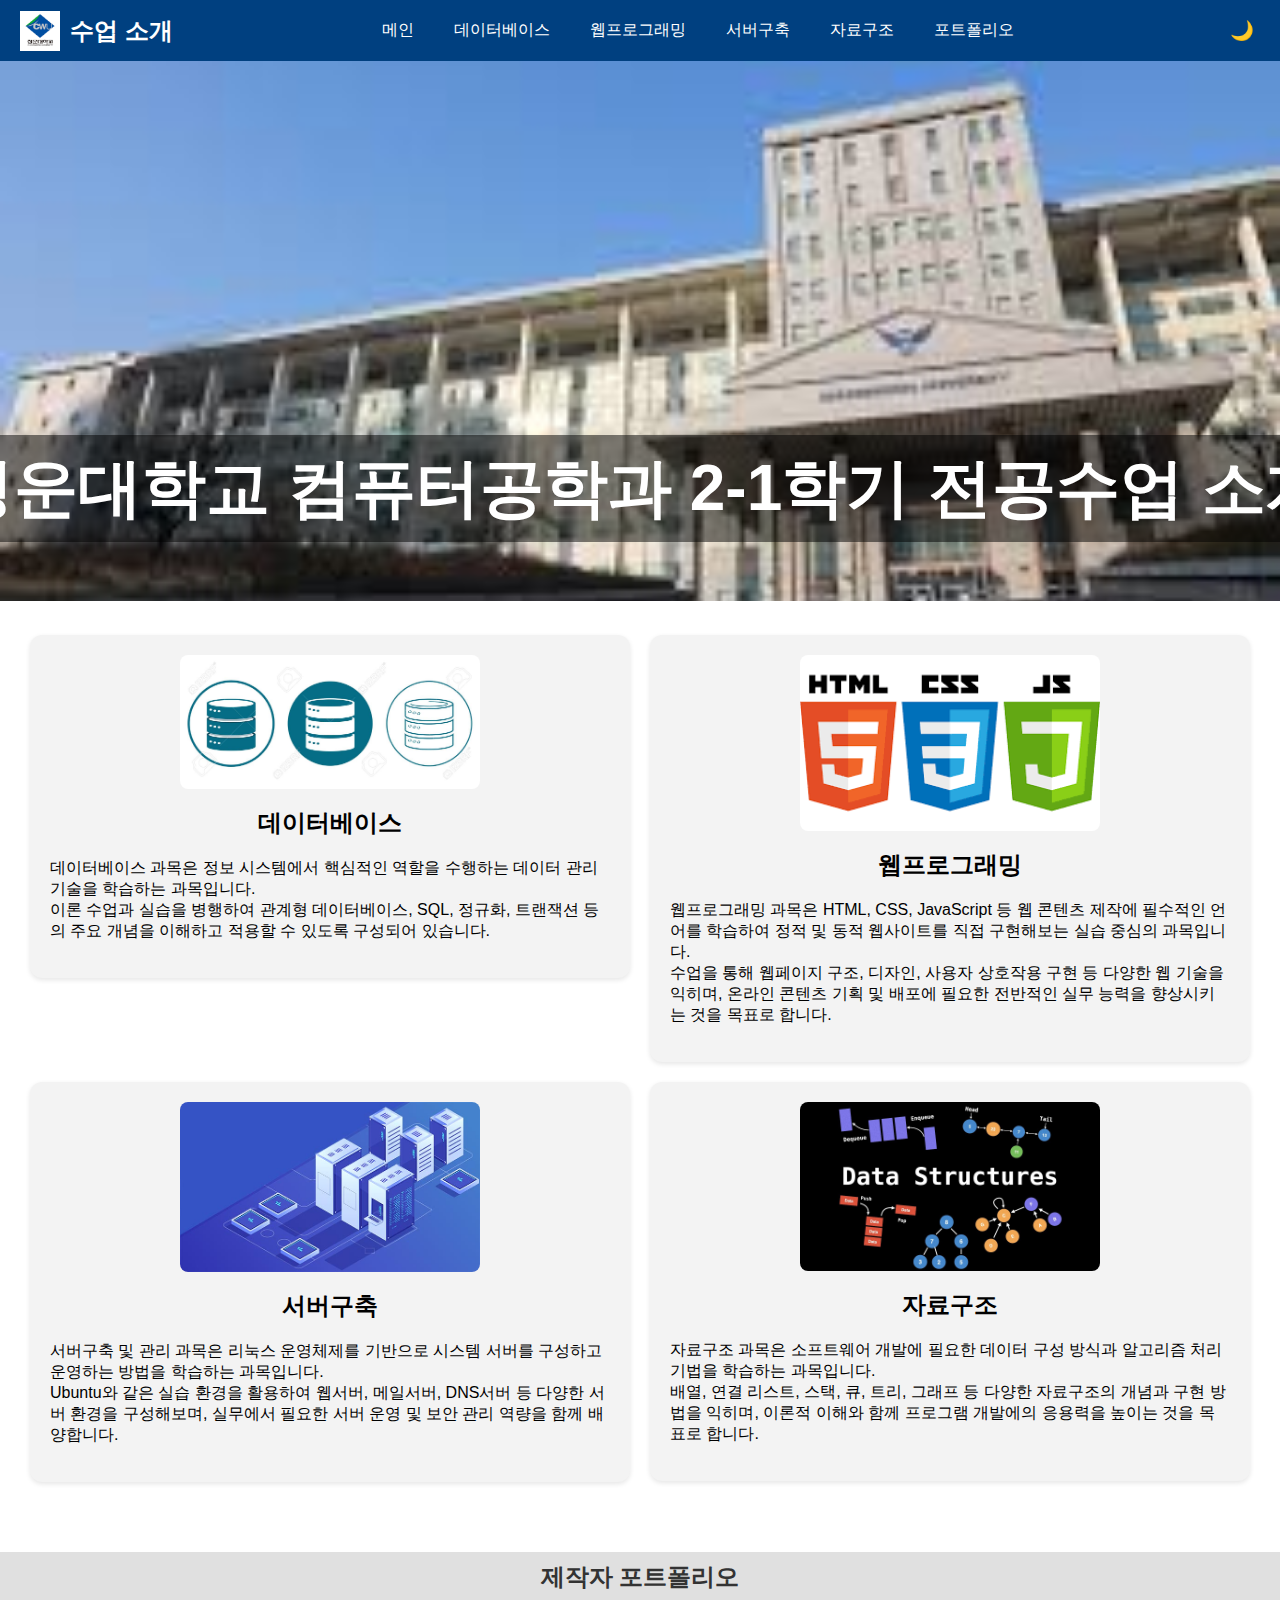
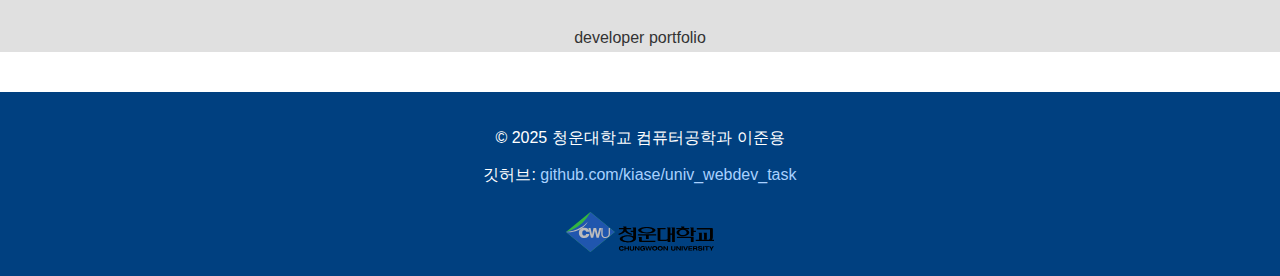
<file: index.html>
<!DOCTYPE html>
<html lang="ko">
<head>
    <meta charset="UTF-8">
    <meta name="viewport" content="width=device-width, initial-scale=1.0">
    <title>청운대학교 2학년 1학기 전공수업 소개</title>
    <link rel="stylesheet" href="style.css">
    <script src="script.js" defer></script>
</head>
<body class="light-mode">
    <!-- 네비게이션 바 -->
    <header class="navbar">
		<a href="index.html" class="subject-link">
			<div class="nav-left">
				<img src="images/logo.png" alt="학교 로고" class="school-logo">
				<span class="site-title">수업 소개</span>
			</div>
		</a>
        <nav class="nav-center">
            <ul class="nav-menu">
                <li><a href="index.html">메인</a></li>
                <li class="dropdown">
                    <a href="database.html">데이터베이스</a>
                    <ul class="dropdown-content">
                        <li><a href="database.html#intro">과목소개</a></li>
                        <li><a href="database.html#book">교재소개</a></li>
                        <li><a href="database.html#curriculum">커리큘럼</a></li>
                    </ul>
                </li>
                <li class="dropdown">
                    <a href="webprogramming.html">웹프로그래밍</a>
                    <ul class="dropdown-content">
                        <li><a href="webprogramming.html#intro">과목소개</a></li>
                        <li><a href="webprogramming.html#book">교재소개</a></li>
                        <li><a href="webprogramming.html#curriculum">커리큘럼</a></li>
                    </ul>
                </li>
                <li class="dropdown">
                    <a href="server.html">서버구축</a>
                    <ul class="dropdown-content">
                        <li><a href="server.html#intro">과목소개</a></li>
                        <li><a href="server.html#book">교재소개</a></li>
                        <li><a href="server.html#curriculum">커리큘럼</a></li>
                    </ul>
                </li>
                <li class="dropdown">
                    <a href="datastructure.html">자료구조</a>
                    <ul class="dropdown-content">
                        <li><a href="datastructure.html#intro">과목소개</a></li>
                        <li><a href="datastructure.html#book">교재소개</a></li>
                        <li><a href="datastructure.html#curriculum">커리큘럼</a></li>
                    </ul>
                </li>
                <li><a href="devinfo.html">포트폴리오</a></li>
            </ul>
        </nav>
        <div class="nav-right">
            <button id="mode-toggle">🌙</button>
        </div>
    </header>

    <!-- 배너 -->
    <section class="banner">
        <img src="images/banner.jpg" alt="학교 전경" class="banner-image">
        <h1 class="banner-title">청운대학교 컴퓨터공학과 2-1학기 전공수업 소개</h1>
    </section>

    <!-- 과목 요약 블록 -->
    <main class="subject-list">
		<a href="database.html" class="subject-link">
			<section class="subject">
				<img src="images/database_image.jpg" alt="데이터베이스" class="subject-image">
				<h2>데이터베이스</h2>
				<p>데이터베이스 과목은 정보 시스템에서 핵심적인 역할을 수행하는 데이터 관리 기술을 학습하는 과목입니다.<br>
						이론 수업과 실습을 병행하여 관계형 데이터베이스, SQL, 정규화, 트랜잭션 등의 주요 개념을 이해하고 적용할 수 있도록 구성되어 있습니다.</p>
			</section>
		</a>
		<a href="webprogramming.html" class="subject-link">
			<section class="subject">
				<img src="images/webprogramming_image.png" alt="웹프로그래밍" class="subject-image">
				<h2>웹프로그래밍</h2>
				<p>웹프로그래밍 과목은 HTML, CSS, JavaScript 등 웹 콘텐츠 제작에 필수적인 언어를 학습하여 정적 및 동적 웹사이트를 직접 구현해보는 실습 중심의 과목입니다.<br>
						수업을 통해 웹페이지 구조, 디자인, 사용자 상호작용 구현 등 다양한 웹 기술을 익히며, 온라인 콘텐츠 기획 및 배포에 필요한 전반적인 실무 능력을 향상시키는 것을 목표로 합니다.</p>
				</section>
		</a>
		<a href="server.html" class="subject-link">
			<section class="subject">
				<img src="images/server_image.jpg" alt="서버구축" class="subject-image">
				<h2>서버구축</h2>
				<p>서버구축 및 관리 과목은 리눅스 운영체제를 기반으로 시스템 서버를 구성하고 운영하는 방법을 학습하는 과목입니다.<br>
						Ubuntu와 같은 실습 환경을 활용하여 웹서버, 메일서버, DNS서버 등 다양한 서버 환경을 구성해보며, 실무에서 필요한 서버 운영 및 보안 관리 역량을 함께 배양합니다.</p>
			</section>
		</a>
		<a href="datastructure.html" class="subject-link">
			<section class="subject">
				<img src="images/datastructure_image.jpg" alt="자료구조" class="subject-image">
				<h2>자료구조</h2>
				<p>자료구조 과목은 소프트웨어 개발에 필요한 데이터 구성 방식과 알고리즘 처리 기법을 학습하는 과목입니다.<br>
						배열, 연결 리스트, 스택, 큐, 트리, 그래프 등 다양한 자료구조의 개념과 구현 방법을 익히며, 이론적 이해와 함께 프로그램 개발에의 응용력을 높이는 것을 목표로 합니다.</p>
			</section>
		</a>
    </main>
	<a href="devinfo.html" class="subject-link">
		<section class="info-bar">
			<h2>제작자 포트폴리오</h2>
			<p>developer portfolio</p>
		</section>
	</a>
    <!-- 바닥글 -->
    <footer class="site-footer">
        <p>© 2025 청운대학교 컴퓨터공학과 이준용</p>
        <p>깃허브: <a href="https://github.com/kiase/univ_webdev_task" target="_blank">github.com/kiase/univ_webdev_task</a></p>
        <img src="images/footer_logo.svg" alt="학교 로고" class="footer-logo">
    </footer>
</body>
</html>
</file>
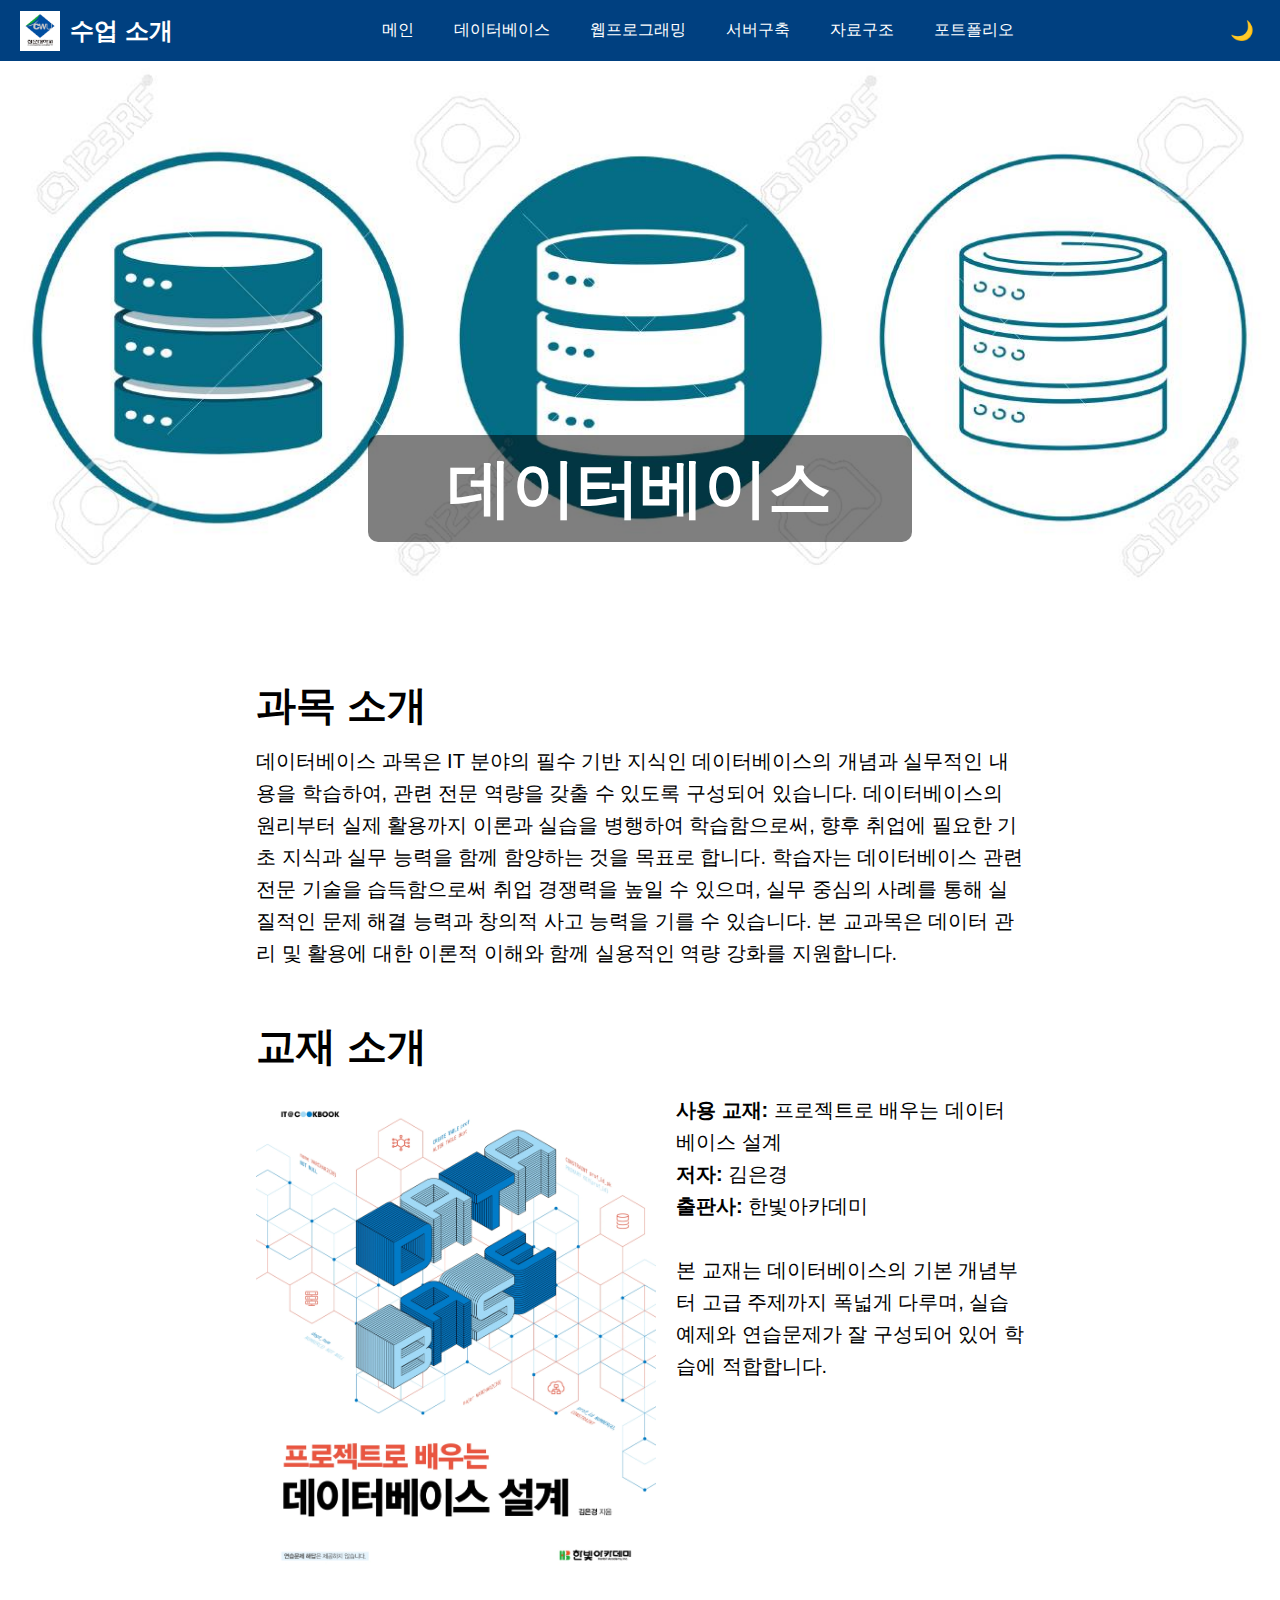
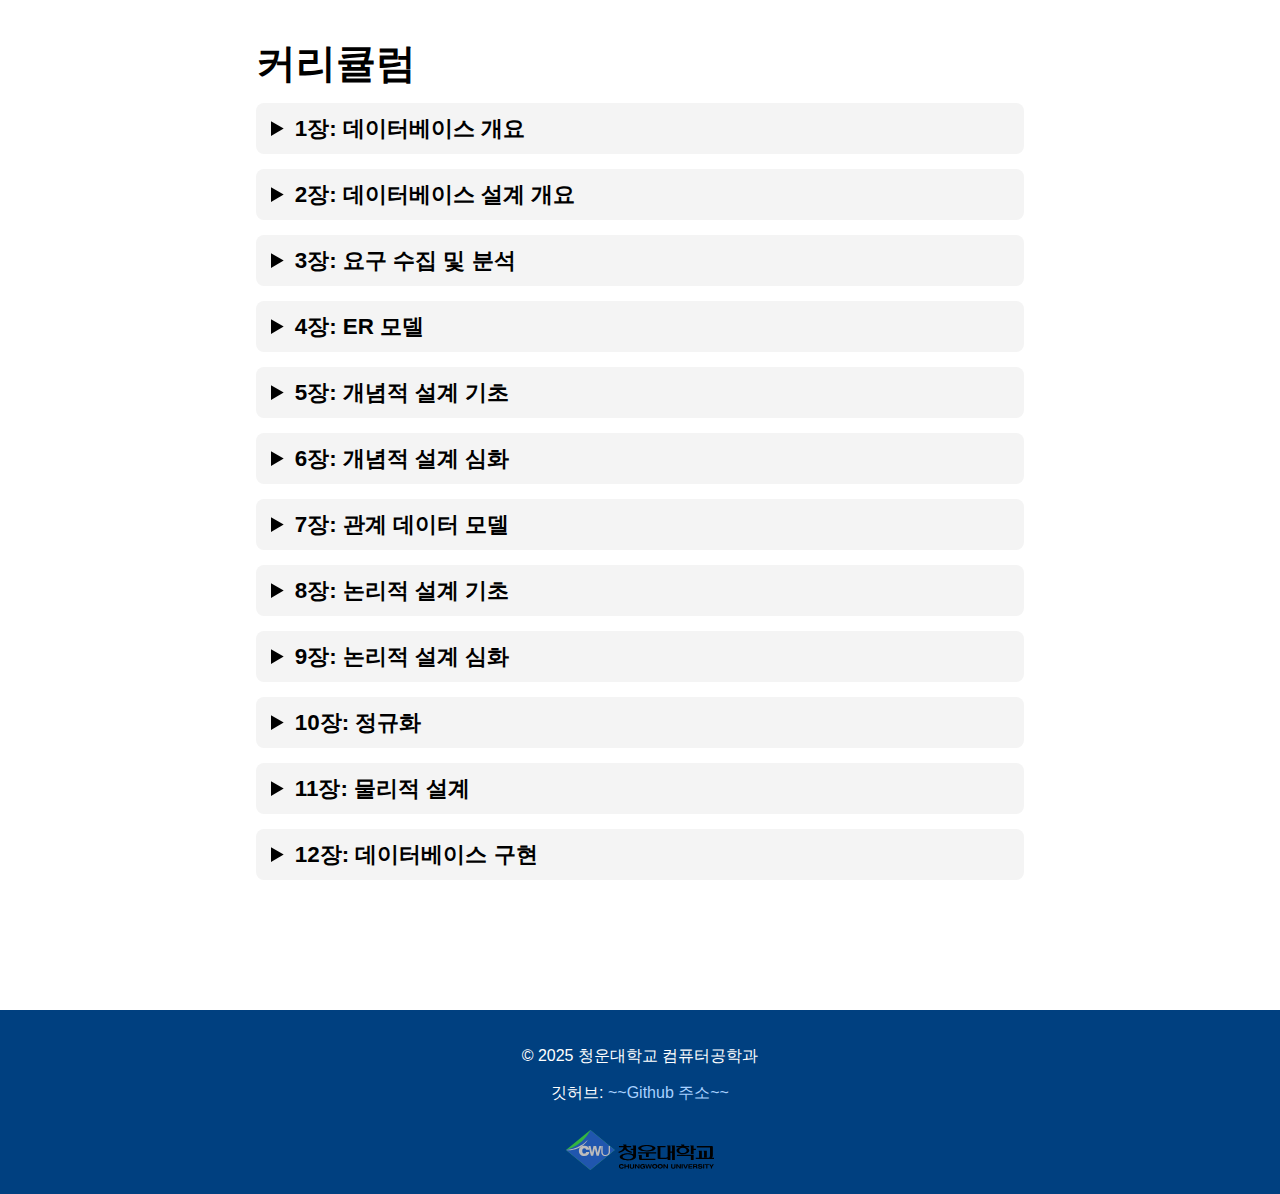
<file: database.html>
<!DOCTYPE html>
<html lang="ko">
<head>
    <meta charset="UTF-8">
    <meta name="viewport" content="width=device-width, initial-scale=1.0">
    <title>데이터베이스 수업 소개</title>
    <link rel="stylesheet" href="style.css">
    <script src="script.js" defer></script>
</head>
<body class="light-mode">
    <!-- 네비게이션 바 -->
    <header class="navbar">
		<a href="index.html" class="subject-link">
			<div class="nav-left">
				<img src="images/logo.png" alt="학교 로고" class="school-logo">
				<span class="site-title">수업 소개</span>
			</div>
		</a>
        <nav class="nav-center">
            <ul class="nav-menu">
                <li><a href="index.html">메인</a></li>
                <li class="dropdown">
                    <a href="database.html">데이터베이스</a>
                    <ul class="dropdown-content">
                        <li><a href="database.html#intro">과목소개</a></li>
                        <li><a href="database.html#book">교재소개</a></li>
                        <li><a href="database.html#curriculum">커리큘럼</a></li>
                    </ul>
                </li>
                <li class="dropdown">
                    <a href="webprogramming.html">웹프로그래밍</a>
                    <ul class="dropdown-content">
                        <li><a href="webprogramming.html#intro">과목소개</a></li>
                        <li><a href="webprogramming.html#book">교재소개</a></li>
                        <li><a href="webprogramming.html#curriculum">커리큘럼</a></li>
                    </ul>
                </li>
                <li class="dropdown">
                    <a href="server.html">서버구축</a>
                    <ul class="dropdown-content">
                        <li><a href="server.html#intro">과목소개</a></li>
                        <li><a href="server.html#book">교재소개</a></li>
                        <li><a href="server.html#curriculum">커리큘럼</a></li>
                    </ul>
                </li>
                <li class="dropdown">
                    <a href="datastructure.html">자료구조</a>
                    <ul class="dropdown-content">
                        <li><a href="datastructure.html#intro">과목소개</a></li>
                        <li><a href="datastructure.html#book">교재소개</a></li>
                        <li><a href="datastructure.html#curriculum">커리큘럼</a></li>
                    </ul>
                </li>
                <li><a href="devinfo.html">포트폴리오</a></li>
            </ul>
        </nav>
        <div class="nav-right">
            <button id="mode-toggle">🌙</button>
        </div>
    </header>

    <!-- 배너 -->
    <section class="banner">
        <img src="images/database_image.jpg" alt="데이터베이스" class="banner-image">
        <h1 class="banner-title">데이터베이스</h1>
    </section>

<main class="subject-content">

    <!-- 과목 소개 -->
    <section id="intro" class="section-block">
        <h2>과목 소개</h2>
        <p>
			데이터베이스 과목은 IT 분야의 필수 기반 지식인 데이터베이스의 개념과 실무적인 내용을 학습하여, 관련 전문 역량을 갖출 수 있도록 구성되어 있습니다. 데이터베이스의 원리부터 실제 활용까지 이론과 실습을 병행하여 학습함으로써, 향후 취업에 필요한 기초 지식과 실무 능력을 함께 함양하는 것을 목표로 합니다.
			학습자는 데이터베이스 관련 전문 기술을 습득함으로써 취업 경쟁력을 높일 수 있으며, 실무 중심의 사례를 통해 실질적인 문제 해결 능력과 창의적 사고 능력을 기를 수 있습니다. 본 교과목은 데이터 관리 및 활용에 대한 이론적 이해와 함께 실용적인 역량 강화를 지원합니다.
        </p>
    </section>

    <!-- 교재 소개 -->
    <h2 id="book">교재 소개</h2>
    <section class="section-block book-section">
        <img src="images/database_book.webp" alt="데이터베이스 교재" class="subject-book-image">
        <div class="book-description">
            <p>
                <strong>사용 교재:</strong> 프로젝트로 배우는 데이터베이스 설계<br>
                <strong>저자:</strong> 김은경<br>
                <strong>출판사:</strong> 한빛아카데미<br><br>
                본 교재는 데이터베이스의 기본 개념부터 고급 주제까지 폭넓게 다루며, 실습 예제와 연습문제가 잘 구성되어 있어 학습에 적합합니다.
            </p>
        </div>
    </section>

    <!-- 커리큘럼 -->
    <section id="curriculum" class="section-block">
        <h2>커리큘럼</h2>

        <details>
            <summary><strong>1장: 데이터베이스 개요</strong></summary>
            <p>데이터와 데이터베이스의 차이를 이해하고, 3단계 데이터베이스 구조를 통해 데이터 독립성과 데이터 언어의 개념, DBMS와 사용자 역할을 학습한다.</p>
			<div class="quiz-container">
				<h3>퀴즈: DB에 대해 잘못 설명된것은?</h3>
				<form id="quiz-form-1010">
					<label><input type="radio" name="answer" value="1"> DB는 컴퓨터가 접근할 수 있는 저장 장치에 기록된 저장 데이터다</label><br>
					<label><input type="radio" name="answer" value="2"> DB는 조직을 운영하는 데 반드시 필요한 운영 데이터다</label><br>
					<label><input type="radio" name="answer" value="3"> DB는 한 조직의 여러 부서에서 사용하는 데이터를 중복이 전혀 없는 상태로 한 곳에 모아 관리하는 통합 데이터다</label><br>
					<label><input type="radio" name="answer" value="4"> DB는 한 조직이 공용으로 사용하는 데이터다</label><br><br>
					<button type="button" onclick="checkAnswerById('1010')">정답 확인</button>
					<p id="quiz-result-1010" class="quiz-result"></p>
				</form>
			</div>
        </details>
        <details>
            <summary><strong>2장: 데이터베이스 설계 개요</strong></summary>
            <p>데이터의 종류를 구분하고, 데이터 모델링의 필요성과 절차, 데이터베이스 구축의 6단계를 개관한다.</p>
			<div class="quiz-container">
				<h3>퀴즈: 테스트 (정답1)</h3>
				<form id="quiz-form-9999">
					<label><input type="radio" name="answer" value="1"> 테스트</label><br>
					<label><input type="radio" name="answer" value="2"> 를 위한</label><br>
					<label><input type="radio" name="answer" value="3"> 퀴즈</label><br>
					<label><input type="radio" name="answer" value="4"> 목록입니다</label><br><br>
					<button type="button" onclick="checkAnswerById('9999')">정답 확인</button>
					<p id="quiz-result-9999" class="quiz-result"></p>
				</form>
			</div>
        </details>
        <details>
            <summary><strong>3장: 요구 수집 및 분석</strong></summary>
            <p>요구 수집 및 분석의 전반적인 과정을 이해하고, 데이터 및 트랜잭션 요구 명세서를 작성하는 방법과 사례를 학습한다.</p>
			<div class="quiz-container">
				<h3>퀴즈: 테스트 (정답1)</h3>
				<form id="quiz-form-9999">
					<label><input type="radio" name="answer" value="1"> 테스트</label><br>
					<label><input type="radio" name="answer" value="2"> 를 위한</label><br>
					<label><input type="radio" name="answer" value="3"> 퀴즈</label><br>
					<label><input type="radio" name="answer" value="4"> 목록입니다</label><br><br>
					<button type="button" onclick="checkAnswerById('9999')">정답 확인</button>
					<p id="quiz-result-9999" class="quiz-result"></p>
				</form>
			</div>
        </details>
        <details>
            <summary><strong>4장: ER 모델</strong></summary>
            <p>ER 모델의 개념과 구성 요소(개체, 속성, 관계)를 익히고, ER 다이어그램 작성과 강화된 ER 모델을 이해한다.</p>
			<div class="quiz-container">
				<h3>퀴즈: 테스트 (정답1)</h3>
				<form id="quiz-form-9999">
					<label><input type="radio" name="answer" value="1"> 테스트</label><br>
					<label><input type="radio" name="answer" value="2"> 를 위한</label><br>
					<label><input type="radio" name="answer" value="3"> 퀴즈</label><br>
					<label><input type="radio" name="answer" value="4"> 목록입니다</label><br><br>
					<button type="button" onclick="checkAnswerById('9999')">정답 확인</button>
					<p id="quiz-result-9999" class="quiz-result"></p>
				</form>
			</div>
        </details>
        <details>
            <summary><strong>5장: 개념적 설계 기초</strong></summary>
            <p>개념적 설계의 흐름과 요소들을 바탕으로 개념적 스키마를 모델링하는 기초 방법과 사례를 학습한다.</p>
			<div class="quiz-container">
				<h3>퀴즈: 테스트 (정답1)</h3>
				<form id="quiz-form-9999">
					<label><input type="radio" name="answer" value="1"> 테스트</label><br>
					<label><input type="radio" name="answer" value="2"> 를 위한</label><br>
					<label><input type="radio" name="answer" value="3"> 퀴즈</label><br>
					<label><input type="radio" name="answer" value="4"> 목록입니다</label><br><br>
					<button type="button" onclick="checkAnswerById('9999')">정답 확인</button>
					<p id="quiz-result-9999" class="quiz-result"></p>
				</form>
			</div>
        </details>
        <details>
            <summary><strong>6장: 개념적 설계 심화</strong></summary>
            <p>	개념적 설계의 심화 내용을 통해 개체, 관계, 속성의 고급 개념과 정제 방법을 익히고 이를 스키마 모델링에 적용하는 방법을 배운다.</p>
			<div class="quiz-container">
				<h3>퀴즈: 테스트 (정답1)</h3>
				<form id="quiz-form-9999">
					<label><input type="radio" name="answer" value="1"> 테스트</label><br>
					<label><input type="radio" name="answer" value="2"> 를 위한</label><br>
					<label><input type="radio" name="answer" value="3"> 퀴즈</label><br>
					<label><input type="radio" name="answer" value="4"> 목록입니다</label><br><br>
					<button type="button" onclick="checkAnswerById('9999')">정답 확인</button>
					<p id="quiz-result-9999" class="quiz-result"></p>
				</form>
			</div>
        </details>
        <details>
            <summary><strong>7장: 관계 데이터 모델</strong></summary>
            <p>관계 데이터 모델의 기초 개념과 릴레이션의 특성, 데이터베이스 키와 무결성 제약조건을 이해한다.</p>
			<div class="quiz-container">
				<h3>퀴즈: 테스트 (정답1)</h3>
				<form id="quiz-form-9999">
					<label><input type="radio" name="answer" value="1"> 테스트</label><br>
					<label><input type="radio" name="answer" value="2"> 를 위한</label><br>
					<label><input type="radio" name="answer" value="3"> 퀴즈</label><br>
					<label><input type="radio" name="answer" value="4"> 목록입니다</label><br><br>
					<button type="button" onclick="checkAnswerById('9999')">정답 확인</button>
					<p id="quiz-result-9999" class="quiz-result"></p>
				</form>
			</div>
        </details>
        <details>
            <summary><strong>8장: 논리적 설계 기초</strong></summary>
            <p>개념적 설계를 논리적 스키마로 변환하는 방법을 다양한 요소(개체, 관계, 다중치 속성 등)에 따라 학습한다.</p>
			<div class="quiz-container">
				<h3>퀴즈: 테스트 (정답1)</h3>
				<form id="quiz-form-9999">
					<label><input type="radio" name="answer" value="1"> 테스트</label><br>
					<label><input type="radio" name="answer" value="2"> 를 위한</label><br>
					<label><input type="radio" name="answer" value="3"> 퀴즈</label><br>
					<label><input type="radio" name="answer" value="4"> 목록입니다</label><br><br>
					<button type="button" onclick="checkAnswerById('9999')">정답 확인</button>
					<p id="quiz-result-9999" class="quiz-result"></p>
				</form>
			</div>
        </details>
        <details>
            <summary><strong>9장: 논리적 설계 심화</strong></summary>
            <p>개체 통합, 이력 데이터 및 코드 모델링을 포함한 고급 논리적 설계 기법과 논리적 스키마 모델링 사례를 익힌다.</p>
			<div class="quiz-container">
				<h3>퀴즈: 테스트 (정답1)</h3>
				<form id="quiz-form-9999">
					<label><input type="radio" name="answer" value="1"> 테스트</label><br>
					<label><input type="radio" name="answer" value="2"> 를 위한</label><br>
					<label><input type="radio" name="answer" value="3"> 퀴즈</label><br>
					<label><input type="radio" name="answer" value="4"> 목록입니다</label><br><br>
					<button type="button" onclick="checkAnswerById('9999')">정답 확인</button>
					<p id="quiz-result-9999" class="quiz-result"></p>
				</form>
			</div>
        </details>
        <details>
            <summary><strong>10장: 정규화</strong></summary>
            <p>데이터 이상 현상을 방지하기 위한 함수적 종속과 정규화 개념을 배우고, 다양한 정규형과 역정규화 기법을 통해 데이터 구조를 최적화한다.</p>
			<div class="quiz-container">
				<h3>퀴즈: 테스트 (정답1)</h3>
				<form id="quiz-form-9999">
					<label><input type="radio" name="answer" value="1"> 테스트</label><br>
					<label><input type="radio" name="answer" value="2"> 를 위한</label><br>
					<label><input type="radio" name="answer" value="3"> 퀴즈</label><br>
					<label><input type="radio" name="answer" value="4"> 목록입니다</label><br><br>
					<button type="button" onclick="checkAnswerById('9999')">정답 확인</button>
					<p id="quiz-result-9999" class="quiz-result"></p>
				</form>
			</div>
        </details>
        <details>
            <summary><strong>11장: 물리적 설계</strong></summary>
            <p>데이터 저장의 효율성을 위한 물리적 설계 방법과 인덱스, 뷰 설계 및 내부 스키마 작성 사례를 학습한다.</p>
			<div class="quiz-container">
				<h3>퀴즈: 테스트 (정답1)</h3>
				<form id="quiz-form-9999">
					<label><input type="radio" name="answer" value="1"> 테스트</label><br>
					<label><input type="radio" name="answer" value="2"> 를 위한</label><br>
					<label><input type="radio" name="answer" value="3"> 퀴즈</label><br>
					<label><input type="radio" name="answer" value="4"> 목록입니다</label><br><br>
					<button type="button" onclick="checkAnswerById('9999')">정답 확인</button>
					<p id="quiz-result-9999" class="quiz-result"></p>
				</form>
			</div>
        </details>
        <details>
            <summary><strong>12장: 데이터베이스 구현</strong></summary>
            <p>테이블과 인덱스 생성, 데이터 조작, 뷰 및 시퀀스 처리 등 데이터베이스 구현을 위한 구체적인 SQL 명령과 사례를 익힌다.</p>
			<div class="quiz-container">
				<h3>퀴즈: 테스트 (정답1)</h3>
				<form id="quiz-form-9999">
					<label><input type="radio" name="answer" value="1"> 테스트</label><br>
					<label><input type="radio" name="answer" value="2"> 를 위한</label><br>
					<label><input type="radio" name="answer" value="3"> 퀴즈</label><br>
					<label><input type="radio" name="answer" value="4"> 목록입니다</label><br><br>
					<button type="button" onclick="checkAnswerById('9999')">정답 확인</button>
					<p id="quiz-result-9999" class="quiz-result"></p>
				</form>
			</div>
        </details>

    </section>

</main>

    <!-- 바닥글 -->
    <footer class="site-footer">
        <p>© 2025 청운대학교 컴퓨터공학과</p>
        <p>깃허브: <a href="~~Github 주소를 입력하세요~~" target="_blank">~~Github 주소~~</a></p>
        <img src="images/footer_logo.svg" alt="학교 로고" class="footer-logo">
    </footer>
</body>
</html>
</file>
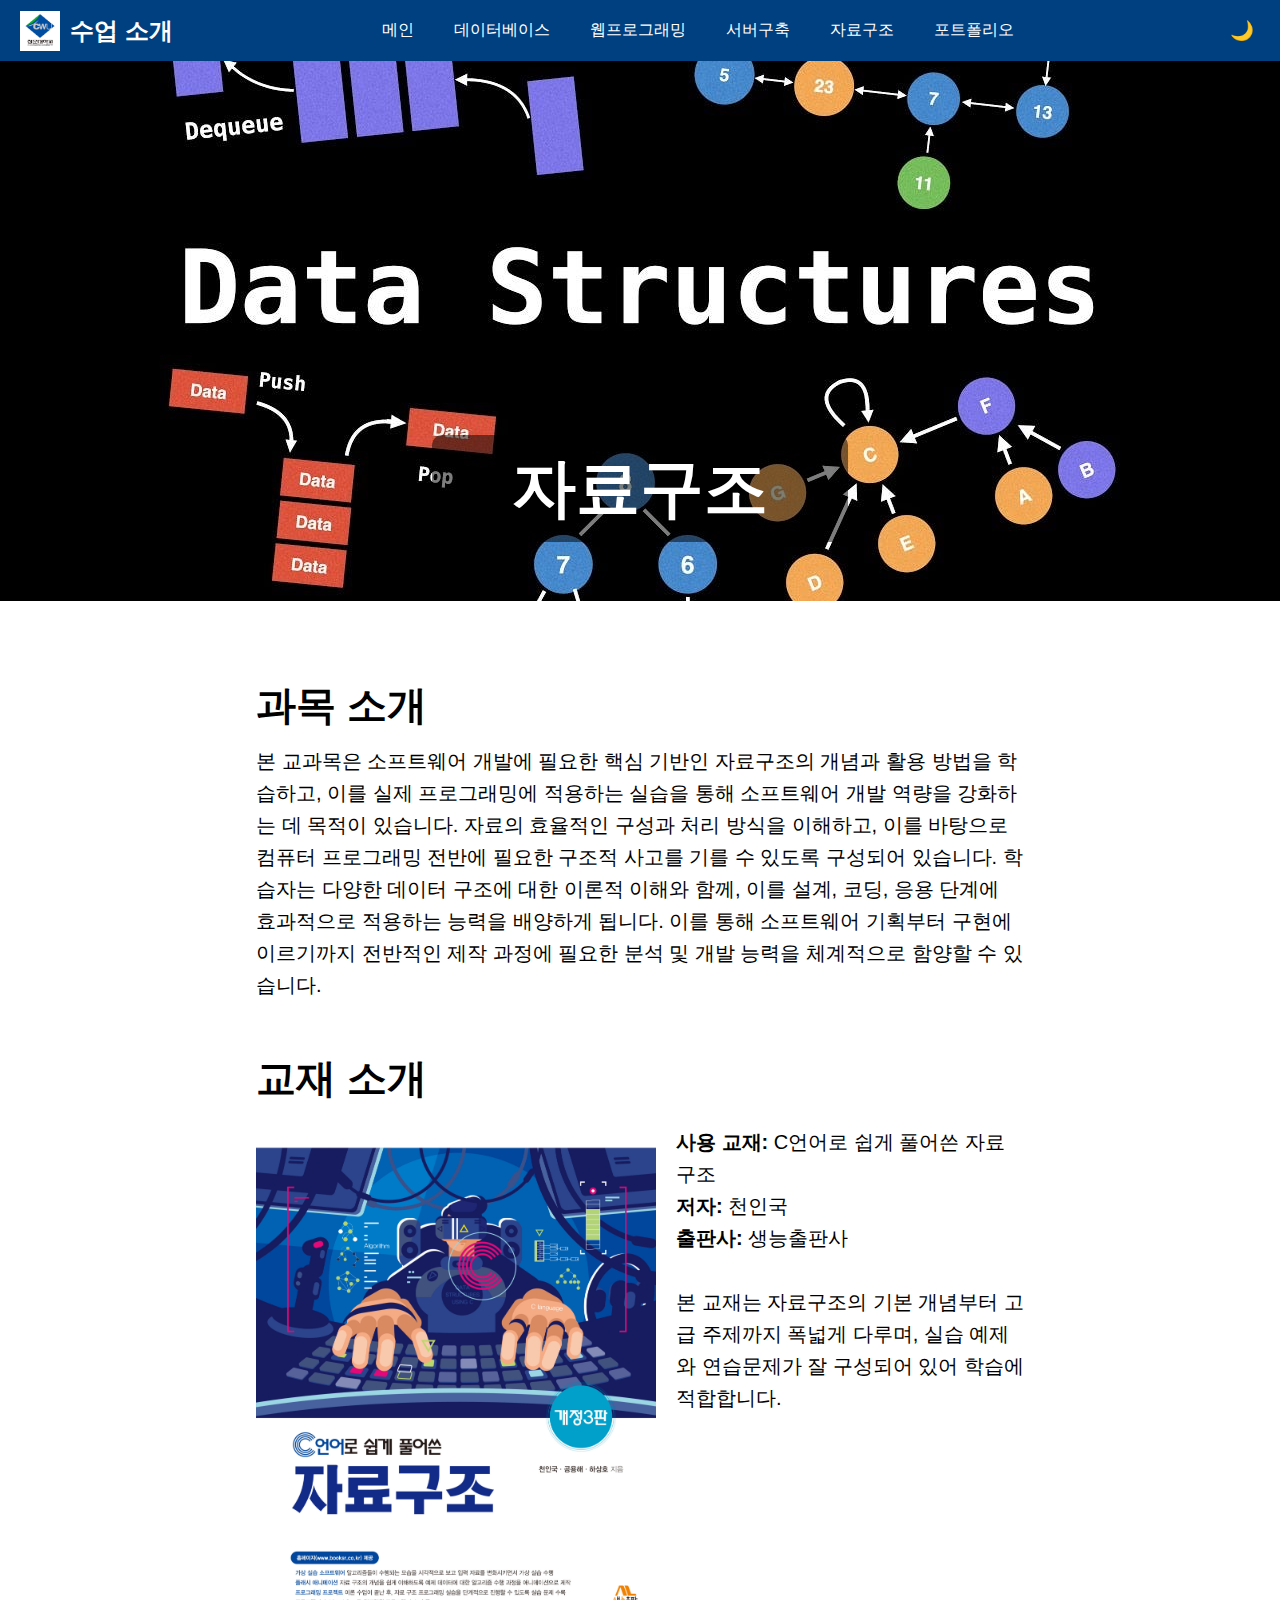
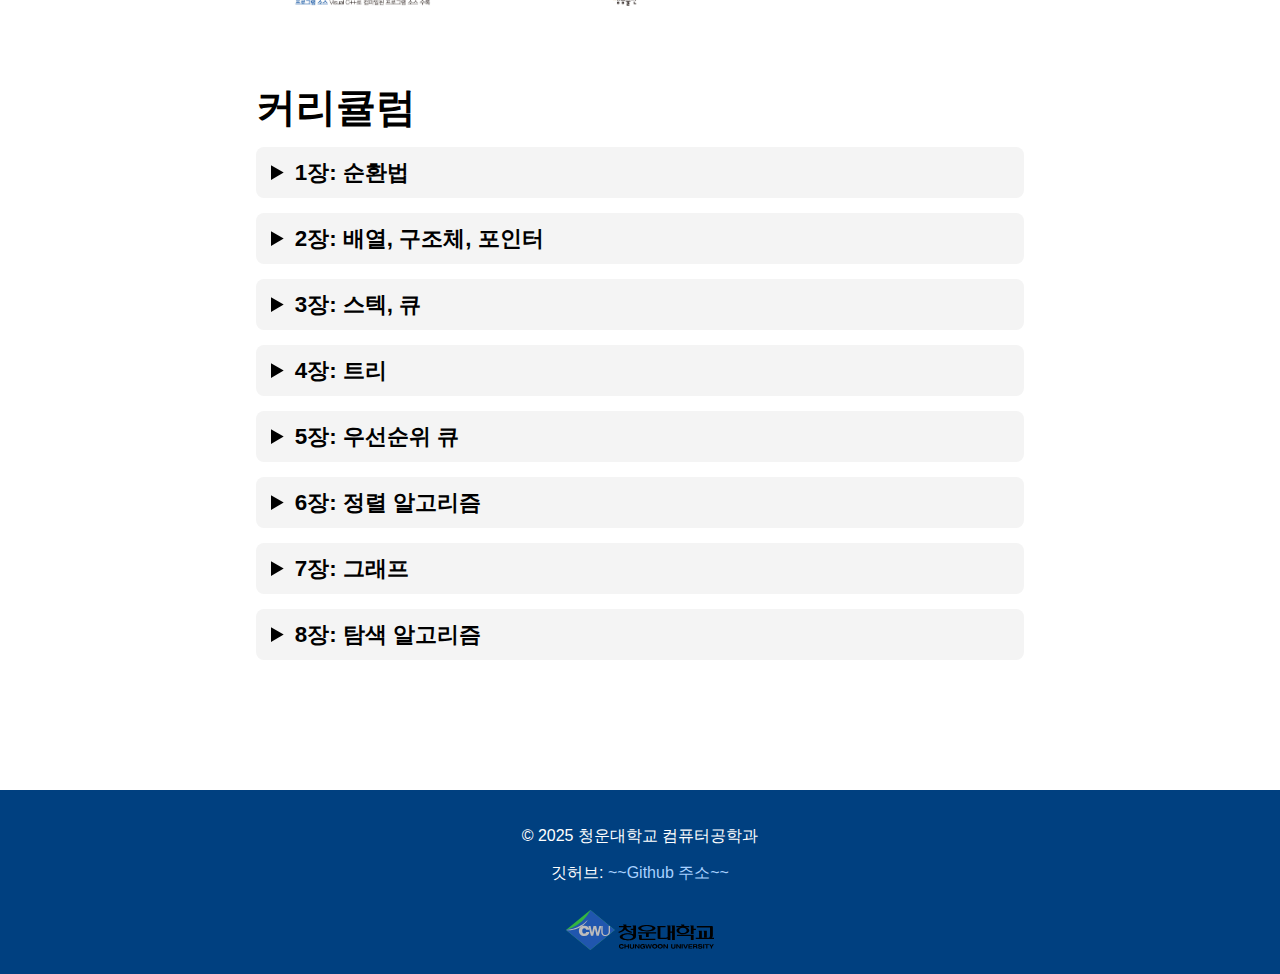
<file: datastructure.html>
<!DOCTYPE html>
<html lang="ko">
<head>
    <meta charset="UTF-8">
    <meta name="viewport" content="width=device-width, initial-scale=1.0">
    <title>자료구조 수업 소개</title>
    <link rel="stylesheet" href="style.css">
    <script src="script.js" defer></script>
</head>
<body class="light-mode">
    <!-- 네비게이션 바 -->
    <header class="navbar">
		<a href="index.html" class="subject-link">
			<div class="nav-left">
				<img src="images/logo.png" alt="학교 로고" class="school-logo">
				<span class="site-title">수업 소개</span>
			</div>
		</a>
        <nav class="nav-center">
            <ul class="nav-menu">
                <li><a href="index.html">메인</a></li>
                <li class="dropdown">
                    <a href="database.html">데이터베이스</a>
                    <ul class="dropdown-content">
                        <li><a href="database.html#intro">과목소개</a></li>
                        <li><a href="database.html#book">교재소개</a></li>
                        <li><a href="database.html#curriculum">커리큘럼</a></li>
                    </ul>
                </li>
                <li class="dropdown">
                    <a href="webprogramming.html">웹프로그래밍</a>
                    <ul class="dropdown-content">
                        <li><a href="webprogramming.html#intro">과목소개</a></li>
                        <li><a href="webprogramming.html#book">교재소개</a></li>
                        <li><a href="webprogramming.html#curriculum">커리큘럼</a></li>
                    </ul>
                </li>
                <li class="dropdown">
                    <a href="server.html">서버구축</a>
                    <ul class="dropdown-content">
                        <li><a href="server.html#intro">과목소개</a></li>
                        <li><a href="server.html#book">교재소개</a></li>
                        <li><a href="server.html#curriculum">커리큘럼</a></li>
                    </ul>
                </li>
                <li class="dropdown">
                    <a href="datastructure.html">자료구조</a>
                    <ul class="dropdown-content">
                        <li><a href="datastructure.html#intro">과목소개</a></li>
                        <li><a href="datastructure.html#book">교재소개</a></li>
                        <li><a href="datastructure.html#curriculum">커리큘럼</a></li>
                    </ul>
                </li>
                <li><a href="devinfo.html">포트폴리오</a></li>
            </ul>
        </nav>
        <div class="nav-right">
            <button id="mode-toggle">🌙</button>
        </div>
    </header>

    <!-- 배너 -->
    <section class="banner">
        <img src="images/datastructure_image.jpg" alt="자료구조" class="banner-image">
        <h1 class="banner-title">자료구조</h1>
    </section>

<main class="subject-content">

    <!-- 과목 소개 -->
    <section id="intro" class="section-block">
        <h2>과목 소개</h2>
        <p>
			본 교과목은 소프트웨어 개발에 필요한 핵심 기반인 자료구조의 개념과 활용 방법을 학습하고, 이를 실제 프로그래밍에 적용하는 실습을 통해 소프트웨어 개발 역량을 강화하는 데 목적이 있습니다. 자료의 효율적인 구성과 처리 방식을 이해하고, 이를 바탕으로 컴퓨터 프로그래밍 전반에 필요한 구조적 사고를 기를 수 있도록 구성되어 있습니다.
			학습자는 다양한 데이터 구조에 대한 이론적 이해와 함께, 이를 설계, 코딩, 응용 단계에 효과적으로 적용하는 능력을 배양하게 됩니다. 이를 통해 소프트웨어 기획부터 구현에 이르기까지 전반적인 제작 과정에 필요한 분석 및 개발 능력을 체계적으로 함양할 수 있습니다.
		</p>
    </section>

    <!-- 교재 소개 -->
    <h2 id="book">교재 소개</h2>
    <section class="section-block book-section">
        <img src="images/datastructure_book.jpg" alt="자료구조 교재" class="subject-book-image">
        <div class="book-description">
            <p>
                <strong>사용 교재:</strong> C언어로 쉽게 풀어쓴 자료구조<br>
                <strong>저자:</strong> 천인국<br>
                <strong>출판사:</strong> 생능출판사<br><br>
                본 교재는 자료구조의 기본 개념부터 고급 주제까지 폭넓게 다루며, 실습 예제와 연습문제가 잘 구성되어 있어 학습에 적합합니다.
            </p>
        </div>
    </section>

    <!-- 커리큘럼 -->
    <section id="curriculum" class="section-block">
        <h2>커리큘럼</h2>

        <details>
            <summary><strong>1장: 순환법</strong></summary>
            <p>#여기 내용 적기!#</p>
			<div class="quiz-container">
				<h3>퀴즈: DB에 대해 잘못 설명된것은?</h3>
				<form id="quiz-form-1010">
					<label><input type="radio" name="answer" value="1"> DB는 컴퓨터가 접근할 수 있는 저장 장치에 기록된 저장 데이터다</label><br>
					<label><input type="radio" name="answer" value="2"> DB는 조직을 운영하는 데 반드시 필요한 운영 데이터다</label><br>
					<label><input type="radio" name="answer" value="3"> DB는 한 조직의 여러 부서에서 사용하는 데이터를 중복이 전혀 없는 상태로 한 곳에 모아 관리하는 통합 데이터다</label><br>
					<label><input type="radio" name="answer" value="4"> DB는 한 조직이 공용으로 사용하는 데이터다</label><br><br>
					<button type="button" onclick="checkAnswerById('1010')">정답 확인</button>
					<p id="quiz-result-1010" class="quiz-result"></p>
				</form>
			</div>
        </details>
        <details>
            <summary><strong>2장: 배열, 구조체, 포인터</strong></summary>
            <p>#여기 내용 적기!#</p>
			<div class="quiz-container">
				<h3>퀴즈: 테스트 (정답1)</h3>
				<form id="quiz-form-9999">
					<label><input type="radio" name="answer" value="1"> 테스트</label><br>
					<label><input type="radio" name="answer" value="2"> 를 위한</label><br>
					<label><input type="radio" name="answer" value="3"> 퀴즈</label><br>
					<label><input type="radio" name="answer" value="4"> 목록입니다</label><br><br>
					<button type="button" onclick="checkAnswerById('9999')">정답 확인</button>
					<p id="quiz-result-9999" class="quiz-result"></p>
				</form>
			</div>
        </details>
        <details>
            <summary><strong>3장: 스텍, 큐</strong></summary>
            <p>#여기 내용 적기!#</p>
			<div class="quiz-container">
				<h3>퀴즈: 테스트 (정답1)</h3>
				<form id="quiz-form-9999">
					<label><input type="radio" name="answer" value="1"> 테스트</label><br>
					<label><input type="radio" name="answer" value="2"> 를 위한</label><br>
					<label><input type="radio" name="answer" value="3"> 퀴즈</label><br>
					<label><input type="radio" name="answer" value="4"> 목록입니다</label><br><br>
					<button type="button" onclick="checkAnswerById('9999')">정답 확인</button>
					<p id="quiz-result-9999" class="quiz-result"></p>
				</form>
			</div>
        </details>
        <details>
            <summary><strong>4장: 트리</strong></summary>
            <p>#여기 내용 적기!#</p>
			<div class="quiz-container">
				<h3>퀴즈: 테스트 (정답1)</h3>
				<form id="quiz-form-9999">
					<label><input type="radio" name="answer" value="1"> 테스트</label><br>
					<label><input type="radio" name="answer" value="2"> 를 위한</label><br>
					<label><input type="radio" name="answer" value="3"> 퀴즈</label><br>
					<label><input type="radio" name="answer" value="4"> 목록입니다</label><br><br>
					<button type="button" onclick="checkAnswerById('9999')">정답 확인</button>
					<p id="quiz-result-9999" class="quiz-result"></p>
				</form>
			</div>
        </details>
        <details>
            <summary><strong>5장: 우선순위 큐</strong></summary>
            <p>#여기 내용 적기!#</p>
			<div class="quiz-container">
				<h3>퀴즈: 테스트 (정답1)</h3>
				<form id="quiz-form-9999">
					<label><input type="radio" name="answer" value="1"> 테스트</label><br>
					<label><input type="radio" name="answer" value="2"> 를 위한</label><br>
					<label><input type="radio" name="answer" value="3"> 퀴즈</label><br>
					<label><input type="radio" name="answer" value="4"> 목록입니다</label><br><br>
					<button type="button" onclick="checkAnswerById('9999')">정답 확인</button>
					<p id="quiz-result-9999" class="quiz-result"></p>
				</form>
			</div>
        </details>
        <details>
            <summary><strong>6장: 정렬 알고리즘</strong></summary>
            <p>#여기 내용 적기!#</p>
			<div class="quiz-container">
				<h3>퀴즈: 테스트 (정답1)</h3>
				<form id="quiz-form-9999">
					<label><input type="radio" name="answer" value="1"> 테스트</label><br>
					<label><input type="radio" name="answer" value="2"> 를 위한</label><br>
					<label><input type="radio" name="answer" value="3"> 퀴즈</label><br>
					<label><input type="radio" name="answer" value="4"> 목록입니다</label><br><br>
					<button type="button" onclick="checkAnswerById('9999')">정답 확인</button>
					<p id="quiz-result-9999" class="quiz-result"></p>
				</form>
			</div>
        </details>
        <details>
            <summary><strong>7장: 그래프</strong></summary>
            <p>#여기 내용 적기!#</p>
			<div class="quiz-container">
				<h3>퀴즈: 테스트 (정답1)</h3>
				<form id="quiz-form-9999">
					<label><input type="radio" name="answer" value="1"> 테스트</label><br>
					<label><input type="radio" name="answer" value="2"> 를 위한</label><br>
					<label><input type="radio" name="answer" value="3"> 퀴즈</label><br>
					<label><input type="radio" name="answer" value="4"> 목록입니다</label><br><br>
					<button type="button" onclick="checkAnswerById('9999')">정답 확인</button>
					<p id="quiz-result-9999" class="quiz-result"></p>
				</form>
			</div>
        </details>
        <details>
            <summary><strong>8장: 탐색 알고리즘</strong></summary>
            <p>#여기 내용 적기!#</p>
			<div class="quiz-container">
				<h3>퀴즈: 테스트 (정답1)</h3>
				<form id="quiz-form-9999">
					<label><input type="radio" name="answer" value="1"> 테스트</label><br>
					<label><input type="radio" name="answer" value="2"> 를 위한</label><br>
					<label><input type="radio" name="answer" value="3"> 퀴즈</label><br>
					<label><input type="radio" name="answer" value="4"> 목록입니다</label><br><br>
					<button type="button" onclick="checkAnswerById('9999')">정답 확인</button>
					<p id="quiz-result-9999" class="quiz-result"></p>
				</form>
			</div>
        </details>

    </section>

</main>

    <!-- 바닥글 -->
    <footer class="site-footer">
        <p>© 2025 청운대학교 컴퓨터공학과</p>
        <p>깃허브: <a href="~~Github 주소를 입력하세요~~" target="_blank">~~Github 주소~~</a></p>
        <img src="images/footer_logo.svg" alt="학교 로고" class="footer-logo">
    </footer>
</body>
</html>
</file>
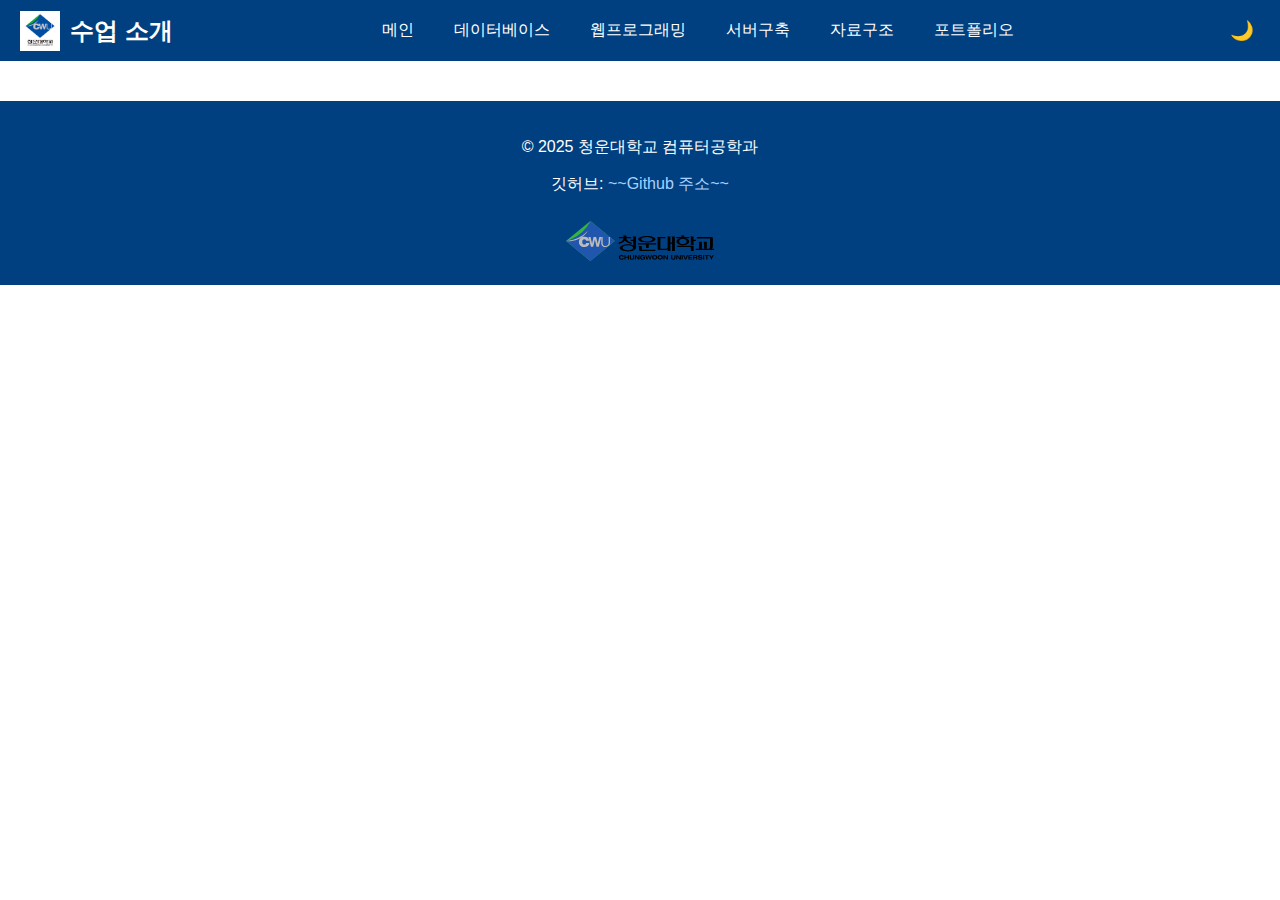
<file: devinfo.html>
<!DOCTYPE html>
<html lang="ko">
<head>
    <meta charset="UTF-8">
    <meta name="viewport" content="width=device-width, initial-scale=1.0">
    <title>자료구조 수업 소개</title>
    <link rel="stylesheet" href="style.css">
    <script src="script.js" defer></script>
</head>
<body class="light-mode">
    <!-- 네비게이션 바 -->
    <header class="navbar">
		<a href="index.html" class="subject-link">
			<div class="nav-left">
				<img src="images/logo.png" alt="학교 로고" class="school-logo">
				<span class="site-title">수업 소개</span>
			</div>
		</a>
        <nav class="nav-center">
            <ul class="nav-menu">
                <li><a href="index.html">메인</a></li>
                <li class="dropdown">
                    <a href="database.html">데이터베이스</a>
                    <ul class="dropdown-content">
                        <li><a href="database.html#intro">과목소개</a></li>
                        <li><a href="database.html#book">교재소개</a></li>
                        <li><a href="database.html#curriculum">커리큘럼</a></li>
                    </ul>
                </li>
                <li class="dropdown">
                    <a href="webprogramming.html">웹프로그래밍</a>
                    <ul class="dropdown-content">
                        <li><a href="webprogramming.html#intro">과목소개</a></li>
                        <li><a href="webprogramming.html#book">교재소개</a></li>
                        <li><a href="webprogramming.html#curriculum">커리큘럼</a></li>
                    </ul>
                </li>
                <li class="dropdown">
                    <a href="server.html">서버구축</a>
                    <ul class="dropdown-content">
                        <li><a href="server.html#intro">과목소개</a></li>
                        <li><a href="server.html#book">교재소개</a></li>
                        <li><a href="server.html#curriculum">커리큘럼</a></li>
                    </ul>
                </li>
                <li class="dropdown">
                    <a href="datastructure.html">자료구조</a>
                    <ul class="dropdown-content">
                        <li><a href="datastructure.html#intro">과목소개</a></li>
                        <li><a href="datastructure.html#book">교재소개</a></li>
                        <li><a href="datastructure.html#curriculum">커리큘럼</a></li>
                    </ul>
                </li>
                <li><a href="devinfo.html">포트폴리오</a></li>
            </ul>
        </nav>
        <div class="nav-right">
            <button id="mode-toggle">🌙</button>
        </div>
    </header>


    <!-- 바닥글 -->
    <footer class="site-footer">
        <p>© 2025 청운대학교 컴퓨터공학과</p>
        <p>깃허브: <a href="~~Github 주소를 입력하세요~~" target="_blank">~~Github 주소~~</a></p>
        <img src="images/footer_logo.svg" alt="학교 로고" class="footer-logo">
    </footer>
</body>
</html>
</file>
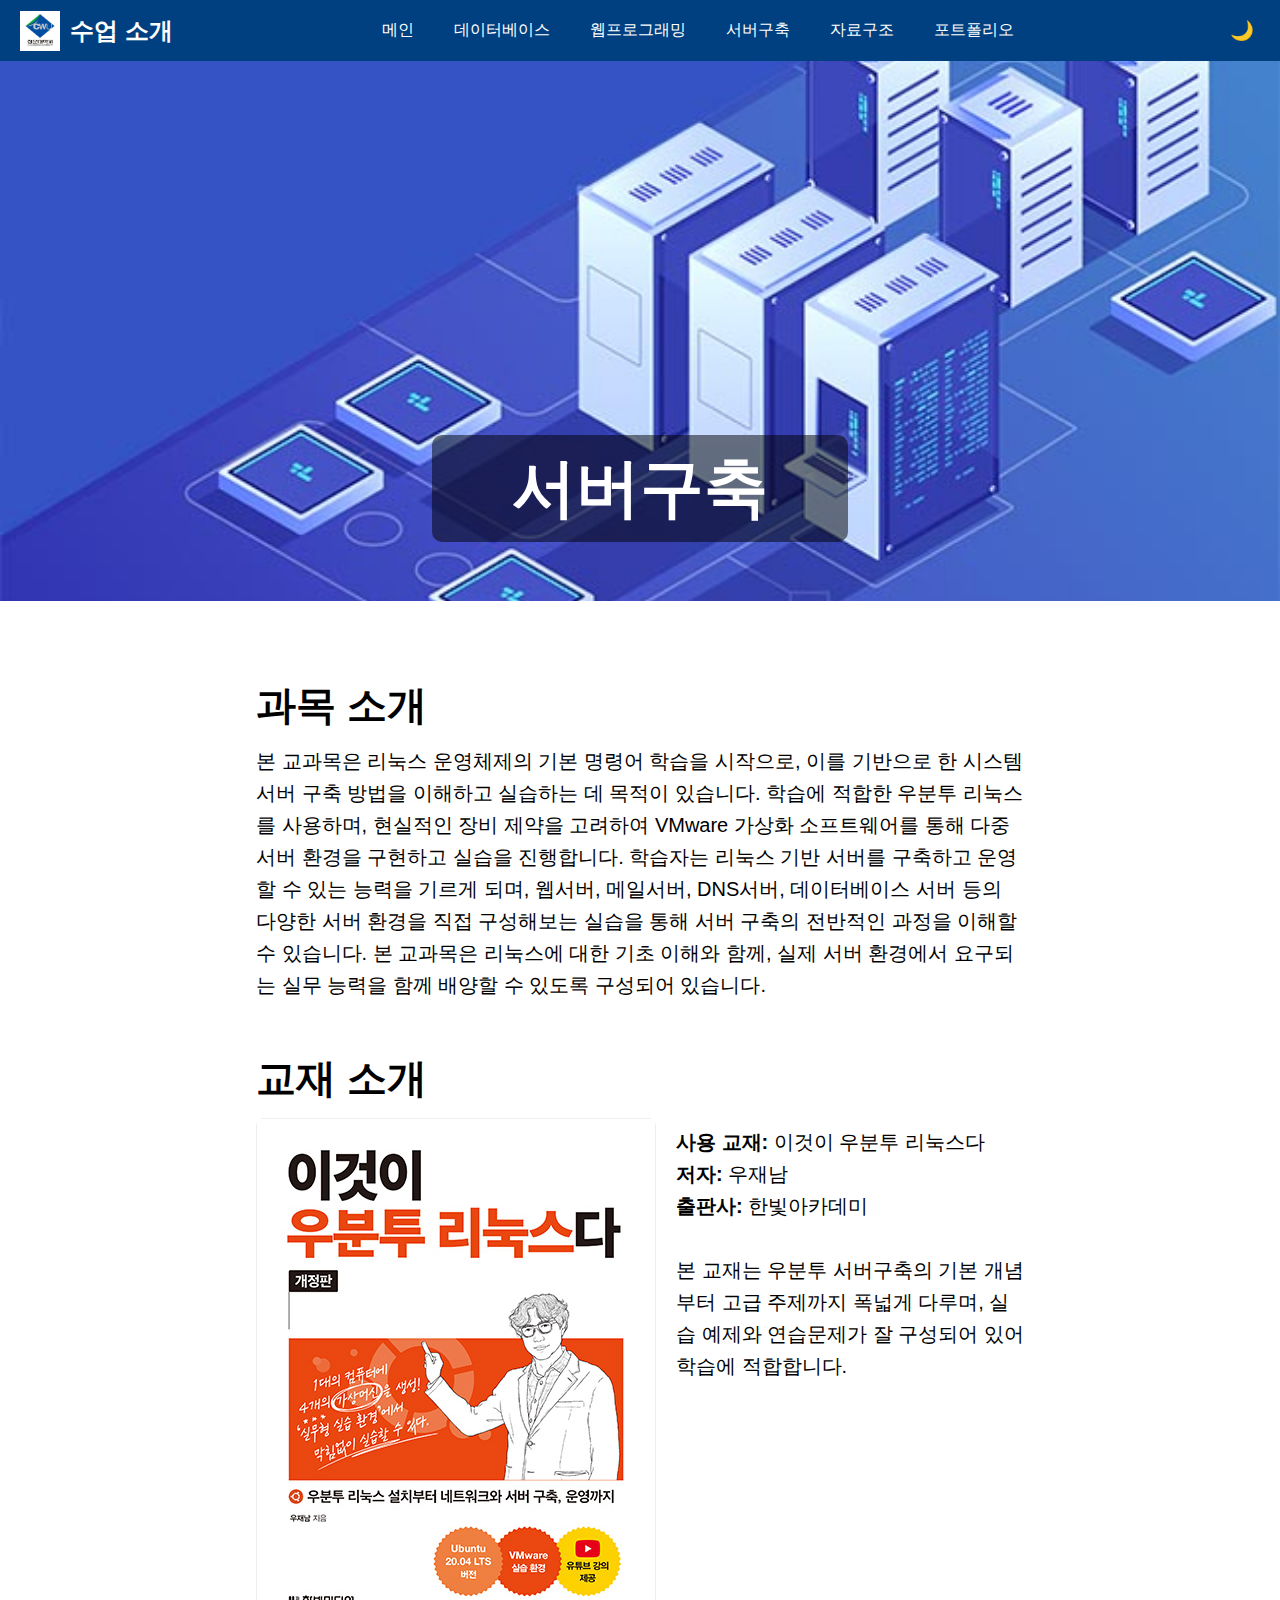
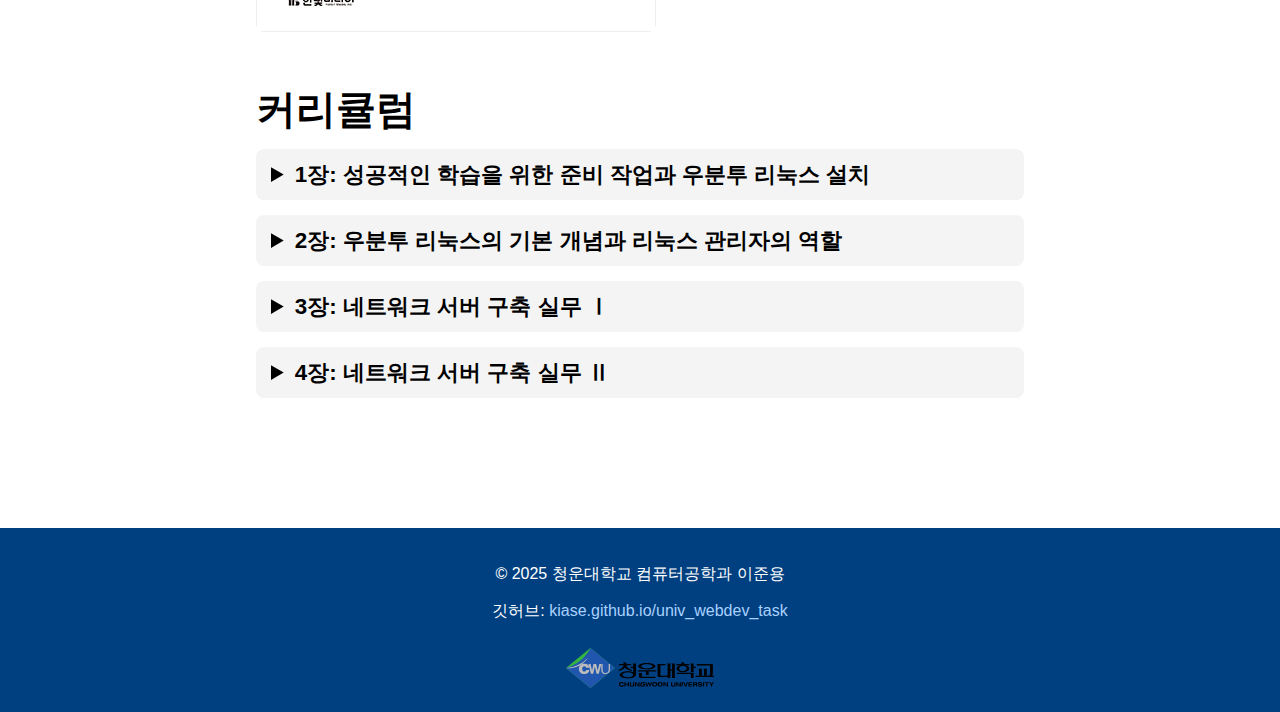
<file: server.html>
<!DOCTYPE html>
<html lang="ko">
<head>
    <meta charset="UTF-8">
    <meta name="viewport" content="width=device-width, initial-scale=1.0">
    <title>서버구축 수업 소개</title>
    <link rel="stylesheet" href="style.css">
    <script src="script.js" defer></script>
</head>
<body class="light-mode">
    <!-- 네비게이션 바 -->
    <header class="navbar">
		<a href="index.html" class="subject-link">
			<div class="nav-left">
				<img src="images/logo.png" alt="학교 로고" class="school-logo">
				<span class="site-title">수업 소개</span>
			</div>
		</a>
        <nav class="nav-center">
            <ul class="nav-menu">
                <li><a href="index.html">메인</a></li>
                <li class="dropdown">
                    <a href="database.html">데이터베이스</a>
                    <ul class="dropdown-content">
                        <li><a href="database.html#intro">과목소개</a></li>
                        <li><a href="database.html#book">교재소개</a></li>
                        <li><a href="database.html#curriculum">커리큘럼</a></li>
                    </ul>
                </li>
                <li class="dropdown">
                    <a href="webprogramming.html">웹프로그래밍</a>
                    <ul class="dropdown-content">
                        <li><a href="webprogramming.html#intro">과목소개</a></li>
                        <li><a href="webprogramming.html#book">교재소개</a></li>
                        <li><a href="webprogramming.html#curriculum">커리큘럼</a></li>
                    </ul>
                </li>
                <li class="dropdown">
                    <a href="server.html">서버구축</a>
                    <ul class="dropdown-content">
                        <li><a href="server.html#intro">과목소개</a></li>
                        <li><a href="server.html#book">교재소개</a></li>
                        <li><a href="server.html#curriculum">커리큘럼</a></li>
                    </ul>
                </li>
                <li class="dropdown">
                    <a href="datastructure.html">자료구조</a>
                    <ul class="dropdown-content">
                        <li><a href="datastructure.html#intro">과목소개</a></li>
                        <li><a href="datastructure.html#book">교재소개</a></li>
                        <li><a href="datastructure.html#curriculum">커리큘럼</a></li>
                    </ul>
                </li>
                <li><a href="devinfo.html">포트폴리오</a></li>
            </ul>
        </nav>
        <div class="nav-right">
            <button id="mode-toggle">🌙</button>
        </div>
    </header>

    <!-- 배너 -->
    <section class="banner">
        <img src="images/server_image.jpg" alt="서버구축" class="banner-image">
        <h1 class="banner-title">서버구축</h1>
    </section>

<main class="subject-content">

    <!-- 과목 소개 -->
    <section id="intro" class="section-block">
        <h2>과목 소개</h2>
        <p>
			본 교과목은 리눅스 운영체제의 기본 명령어 학습을 시작으로, 이를 기반으로 한 시스템 서버 구축 방법을 이해하고 실습하는 데 목적이 있습니다. 학습에 적합한 우분투 리눅스를 사용하며, 현실적인 장비 제약을 고려하여 VMware 가상화 소프트웨어를 통해 다중 서버 환경을 구현하고 실습을 진행합니다.
			학습자는 리눅스 기반 서버를 구축하고 운영할 수 있는 능력을 기르게 되며, 웹서버, 메일서버, DNS서버, 데이터베이스 서버 등의 다양한 서버 환경을 직접 구성해보는 실습을 통해 서버 구축의 전반적인 과정을 이해할 수 있습니다. 본 교과목은 리눅스에 대한 기초 이해와 함께, 실제 서버 환경에서 요구되는 실무 능력을 함께 배양할 수 있도록 구성되어 있습니다.
		</p>
    </section>

    <!-- 교재 소개 -->
    <h2 id="book">교재 소개</h2>
    <section class="section-block book-section">
        <img src="images/server_book.jpg" alt="서버구축 교재" class="subject-book-image">
        <div class="book-description">
            <p>
                <strong>사용 교재:</strong> 이것이 우분투 리눅스다<br>
                <strong>저자:</strong> 우재남<br>
                <strong>출판사:</strong> 한빛아카데미<br><br>
                본 교재는 우분투 서버구축의 기본 개념부터 고급 주제까지 폭넓게 다루며, 실습 예제와 연습문제가 잘 구성되어 있어 학습에 적합합니다.
            </p>
        </div>
    </section>

    <!-- 커리큘럼 -->
    <section id="curriculum" class="section-block">
        <h2>커리큘럼</h2>

        <details>
            <summary><strong>1장: 성공적인 학습을 위한 준비 작업과 우분투 리눅스 설치</strong></summary>
            <p>우분투 리눅스 설치, 리눅스 개요</p>
			<div class="quiz-container">
				<h3>퀴즈: 테스트 (정답1)</h3>
				<form id="quiz-form-9999">
					<label><input type="radio" name="answer" value="1"> 테스트</label><br>
					<label><input type="radio" name="answer" value="2"> 를 위한</label><br>
					<label><input type="radio" name="answer" value="3"> 퀴즈</label><br>
					<label><input type="radio" name="answer" value="4"> 목록입니다</label><br><br>
					<button type="button" onclick="checkAnswerById('9999')">정답 확인</button>
					<p id="quiz-result-9999" class="quiz-result"></p>
				</form>
			</div>
        </details>
        <details>
            <summary><strong>2장: 우분투 리눅스의 기본 개념과 리눅스 관리자의 역할</strong></summary>
            <p>리눅스 관리자 명령어, x윈도우 시스템, 하드디스크, 셸 스크립트</p>
			<div class="quiz-container">
				<h3>퀴즈: 테스트 (정답1)</h3>
				<form id="quiz-form-9999">
					<label><input type="radio" name="answer" value="1"> 테스트</label><br>
					<label><input type="radio" name="answer" value="2"> 를 위한</label><br>
					<label><input type="radio" name="answer" value="3"> 퀴즈</label><br>
					<label><input type="radio" name="answer" value="4"> 목록입니다</label><br><br>
					<button type="button" onclick="checkAnswerById('9999')">정답 확인</button>
					<p id="quiz-result-9999" class="quiz-result"></p>
				</form>
			</div>
        </details>
        <details>
            <summary><strong>3장: 네트워크 서버 구축 실무 Ⅰ</strong></summary>
            <p>네임서버, 메일서버, 데이터베이스서버, 웹서버</p>
			<div class="quiz-container">
				<h3>퀴즈: 테스트 (정답1)</h3>
				<form id="quiz-form-9999">
					<label><input type="radio" name="answer" value="1"> 테스트</label><br>
					<label><input type="radio" name="answer" value="2"> 를 위한</label><br>
					<label><input type="radio" name="answer" value="3"> 퀴즈</label><br>
					<label><input type="radio" name="answer" value="4"> 목록입니다</label><br><br>
					<button type="button" onclick="checkAnswerById('9999')">정답 확인</button>
					<p id="quiz-result-9999" class="quiz-result"></p>
				</form>
			</div>
        </details>
        <details>
            <summary><strong>4장: 네트워크 서버 구축 실무 Ⅱ</strong></summary>
            <p>DHCP서버, 프록시서버, 방화벽 컴퓨터</p>
			<div class="quiz-container">
				<h3>퀴즈: 테스트 (정답1)</h3>
				<form id="quiz-form-9999">
					<label><input type="radio" name="answer" value="1"> 테스트</label><br>
					<label><input type="radio" name="answer" value="2"> 를 위한</label><br>
					<label><input type="radio" name="answer" value="3"> 퀴즈</label><br>
					<label><input type="radio" name="answer" value="4"> 목록입니다</label><br><br>
					<button type="button" onclick="checkAnswerById('9999')">정답 확인</button>
					<p id="quiz-result-9999" class="quiz-result"></p>
				</form>
			</div>
        </details>

    </section>

</main>

    <!-- 바닥글 -->
    <footer class="site-footer">
        <p>© 2025 청운대학교 컴퓨터공학과 이준용</p>
        <p>깃허브: <a href="https://kiase.github.io/univ_webdev_task/" target="_blank">kiase.github.io/univ_webdev_task</a></p>
        <img src="images/footer_logo.svg" alt="학교 로고" class="footer-logo">
    </footer>
</body>
</html>
</file>
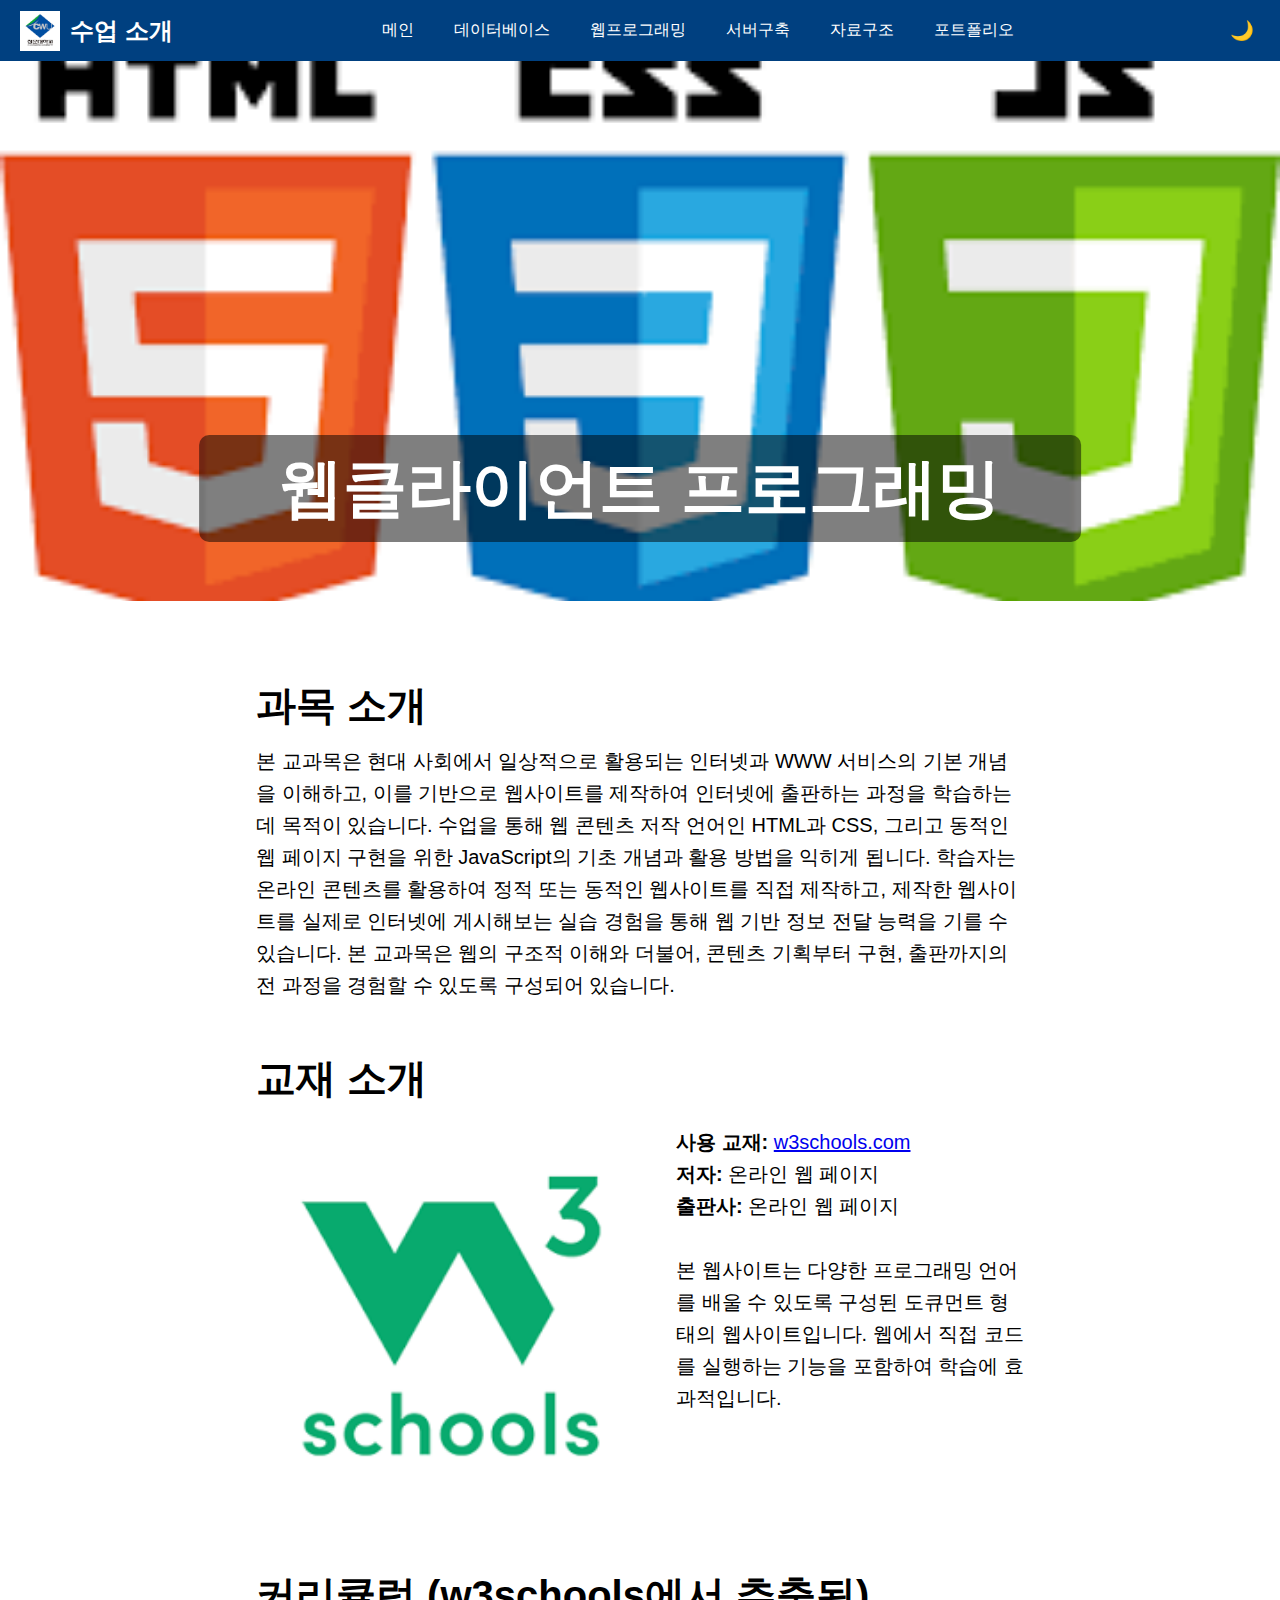
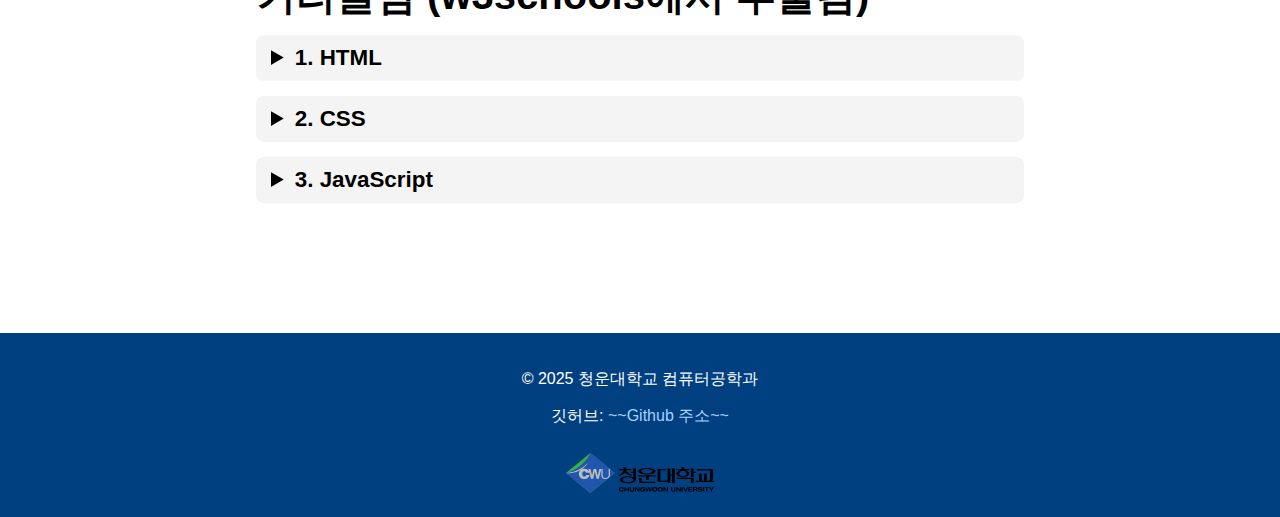
<file: webprogramming.html>
<!DOCTYPE html>
<html lang="ko">
<head>
    <meta charset="UTF-8">
    <meta name="viewport" content="width=device-width, initial-scale=1.0">
    <title>웹클라이언트 프로그래밍 수업 소개</title>
    <link rel="stylesheet" href="style.css">
    <script src="script.js" defer></script>
</head>
<body class="light-mode">
    <!-- 네비게이션 바 -->
    <header class="navbar">
		<a href="index.html" class="subject-link">
			<div class="nav-left">
				<img src="images/logo.png" alt="학교 로고" class="school-logo">
				<span class="site-title">수업 소개</span>
			</div>
		</a>
        <nav class="nav-center">
            <ul class="nav-menu">
                <li><a href="index.html">메인</a></li>
                <li class="dropdown">
                    <a href="database.html">데이터베이스</a>
                    <ul class="dropdown-content">
                        <li><a href="database.html#intro">과목소개</a></li>
                        <li><a href="database.html#book">교재소개</a></li>
                        <li><a href="database.html#curriculum">커리큘럼</a></li>
                    </ul>
                </li>
                <li class="dropdown">
                    <a href="webprogramming.html">웹프로그래밍</a>
                    <ul class="dropdown-content">
                        <li><a href="webprogramming.html#intro">과목소개</a></li>
                        <li><a href="webprogramming.html#book">교재소개</a></li>
                        <li><a href="webprogramming.html#curriculum">커리큘럼</a></li>
                    </ul>
                </li>
                <li class="dropdown">
                    <a href="server.html">서버구축</a>
                    <ul class="dropdown-content">
                        <li><a href="server.html#intro">과목소개</a></li>
                        <li><a href="server.html#book">교재소개</a></li>
                        <li><a href="server.html#curriculum">커리큘럼</a></li>
                    </ul>
                </li>
                <li class="dropdown">
                    <a href="datastructure.html">자료구조</a>
                    <ul class="dropdown-content">
                        <li><a href="datastructure.html#intro">과목소개</a></li>
                        <li><a href="datastructure.html#book">교재소개</a></li>
                        <li><a href="datastructure.html#curriculum">커리큘럼</a></li>
                    </ul>
                </li>
                <li><a href="devinfo.html">포트폴리오</a></li>
            </ul>
        </nav>
        <div class="nav-right">
            <button id="mode-toggle">🌙</button>
        </div>
    </header>

    <!-- 배너 -->
    <section class="banner">
        <img src="images/webprogramming_image.png" alt="웹클라이언트 프로그래밍" class="banner-image">
        <h1 class="banner-title">웹클라이언트 프로그래밍</h1>
    </section>

<main class="subject-content">

    <!-- 과목 소개 -->
    <section id="intro" class="section-block">
        <h2>과목 소개</h2>
        <p>
			본 교과목은 현대 사회에서 일상적으로 활용되는 인터넷과 WWW 서비스의 기본 개념을 이해하고, 이를 기반으로 웹사이트를 제작하여 인터넷에 출판하는 과정을 학습하는 데 목적이 있습니다. 수업을 통해 웹 콘텐츠 저작 언어인 HTML과 CSS, 그리고 동적인 웹 페이지 구현을 위한 JavaScript의 기초 개념과 활용 방법을 익히게 됩니다.
			학습자는 온라인 콘텐츠를 활용하여 정적 또는 동적인 웹사이트를 직접 제작하고, 제작한 웹사이트를 실제로 인터넷에 게시해보는 실습 경험을 통해 웹 기반 정보 전달 능력을 기를 수 있습니다. 본 교과목은 웹의 구조적 이해와 더불어, 콘텐츠 기획부터 구현, 출판까지의 전 과정을 경험할 수 있도록 구성되어 있습니다.
		</p>
    </section>

    <!-- 교재 소개 -->
    <h2 id="book">교재 소개</h2>
    <section class="section-block book-section">
        <img src="images/webprogramming_book.png" alt="웹클라이언트 프로그래밍 교재" class="subject-book-image">
        <div class="book-description">
            <p>
                <strong>사용 교재:</strong> <a href="https://w3schools.com">w3schools.com</a><br>
                <strong>저자:</strong> 온라인 웹 페이지<br>
                <strong>출판사:</strong> 온라인 웹 페이지<br><br>
                본 웹사이트는 다양한 프로그래밍 언어를 배울 수 있도록 구성된 도큐먼트 형태의 웹사이트입니다. 웹에서 직접 코드를 실행하는 기능을 포함하여 학습에 효과적입니다.
            </p>
        </div>
    </section>

    <!-- 커리큘럼 -->
    <section id="curriculum" class="section-block">
        <h2>커리큘럼 (w3schools에서 추출됨)</h2>

        <details>
            <summary><strong>1. HTML</strong></summary>
            <p>HTML is the standard markup language for Web pages. With HTML you can create your own Website. HTML is easy to learn - You will enjoy it!</p>
			<div class="quiz-container">
				<h3>퀴즈: 양식을 정의하는 데 적합한 HTML 요소는 무엇입니까?</h3>
				<form id="quiz-form-1021">
					<label><input type="radio" name="answer" value="1"> &lt;schema&gt;</label><br>
					<label><input type="radio" name="answer" value="2"> &lt;ff&gt;</label><br>
					<label><input type="radio" name="answer" value="3"> &lt;form&gt;</label><br>
					<label><input type="radio" name="answer" value="4"> &lt;label&gt;</label><br><br>
					<button type="button" onclick="checkAnswerById('1021')">정답 확인</button>
					<p id="quiz-result-1021" class="quiz-result"></p>
				</form>
			</div>
			<div class="quiz-container">
				<h3>퀴즈: 양식에서 관련 데이터를 그룹화하고, 기본적으로 테두리를 그리는 데 적합한 HTML 요소는 무엇입니까?</h3>
				<form id="quiz-form-1022">
					<label><input type="radio" name="answer" value="1"> &lt;group&gt;</label><br>
					<label><input type="radio" name="answer" value="2"> &lt;fieldset&gt;</label><br>
					<label><input type="radio" name="answer" value="3"> &lt;fence&gt;</label><br>
					<label><input type="radio" name="answer" value="4"> &lt;output&gt;</label><br><br>
					<button type="button" onclick="checkAnswerById('1022')">정답 확인</button>
					<p id="quiz-result-1022" class="quiz-result"></p>
				</form>
			</div>
        </details>
        <details>
            <summary><strong>2. CSS</strong></summary>
            <p>CSS is the language we use to style an HTML document. CSS describes how HTML elements should be displayed. This tutorial will teach you CSS from basic to advanced.</p>
			<div class="quiz-container">
				<h3>퀴즈: 아래 div 요소를 너비 300px, 페딩 25px, 보더 10px 초록색으로 설정하기 위해 올바르게 나열된 것은 무엇입니까?<br> div { width: __1__;  padding: __2__;  border: 10px solid __3__; }</h3>
				<form id="quiz-form-1023">
					<label><input type="radio" name="answer" value="1"> 25px, 300px, green</label><br>
					<label><input type="radio" name="answer" value="2"> green, 300px, 25px</label><br>
					<label><input type="radio" name="answer" value="3"> 300px, 25px, blue</label><br>
					<label><input type="radio" name="answer" value="4"> 300px, 25px, green</label><br><br>
					<button type="button" onclick="checkAnswerById('1023')">정답 확인</button>
					<p id="quiz-result-1023" class="quiz-result"></p>
				</form>
			</div>
        </details>
        <details>
            <summary><strong>3. JavaScript</strong></summary>
            <p>JavaScript is the world's most popular programming language. JavaScript is the programming language of the Web. JavaScript is easy to learn. This tutorial will teach you JavaScript from basic to advanced.</p>
			<div class="quiz-container">
				<h3>퀴즈: 테스트 (정답1)</h3>
				<form id="quiz-form-9999">
					<label><input type="radio" name="answer" value="1"> 테스트</label><br>
					<label><input type="radio" name="answer" value="2"> 를 위한</label><br>
					<label><input type="radio" name="answer" value="3"> 퀴즈</label><br>
					<label><input type="radio" name="answer" value="4"> 목록입니다</label><br><br>
					<button type="button" onclick="checkAnswerById('9999')">정답 확인</button>
					<p id="quiz-result-9999" class="quiz-result"></p>
				</form>
			</div>
        </details>

    </section>

</main>

    <!-- 바닥글 -->
    <footer class="site-footer">
        <p>© 2025 청운대학교 컴퓨터공학과</p>
        <p>깃허브: <a href="~~Github 주소를 입력하세요~~" target="_blank">~~Github 주소~~</a></p>
        <img src="images/footer_logo.svg" alt="학교 로고" class="footer-logo">
    </footer>
</body>
</html>
</file>
<file: style.css>
/* 공통 설정 */
body {
    margin: 0;
    font-family: 'Segoe UI', sans-serif;
    background-color: #ffffff;
    color: #000000;
    transition: background-color 0.3s, color 0.3s;
}

.dark-mode {
    background-color: #121212;
    color: #f0f0f0;
}

/* 네비게이션 바 */
.navbar {
    display: flex;
    justify-content: space-between;
    align-items: center;
    background-color: #004080;
    color: white;
    padding: 10px 20px;
    position: sticky;
    top: 0;
    z-index: 1000;
    transition: all 0.3s ease;
}

.nav-left:hover ~ .navbar,
.nav-left:hover {
    padding-top: 5px;
    padding-bottom: 5px;
}

.nav-left:hover .school-logo {
    height: 160px;
    transition: height 0.3s ease;
}

.nav-left:hover .site-title {
    font-size: 3rem;
    transition: font-size 0.3s ease;
}

.school-logo {
    height: 40px;
    margin-right: 10px;
    transition: height 0.3s ease;
}

.site-title {
    font-size: 1.5rem;
    font-weight: bold;
    transition: font-size 0.3s ease;
}

.nav-left {
    display: flex;
    align-items: center;
}

.nav-menu {
    list-style: none;
    display: flex;
    gap: 20px;
    padding: 0;
    margin: 0;
}

.nav-menu li {
    position: relative;
}

.nav-menu a {
    color: white;
    text-decoration: none;
    padding: 10px;
    display: block;
}

.nav-menu a:hover {
    background-color: #0059b3;
    border-radius: 5px;
}

/* 드롭다운 */
.dropdown-content {
    display: none;
    position: absolute;
    background-color: #0059b3;
    min-width: 150px;
    box-shadow: 0 8px 16px rgba(0,0,0,0.2);
    z-index: 1;
}

.dropdown-content li a {
    padding: 10px;
    text-align: left;
}

.dropdown:hover .dropdown-content {
    display: block;
}

.nav-right button {
    background: none;
    border: none;
    color: white;
    font-size: 1.2rem;
    cursor: pointer;
}

/* 배너 */
.banner {
    position: relative;
    text-align: center;
}

.banner-image {
    width: 100%;
    height: 250px;
    object-fit: cover;
    transition: height 0.3s ease;
}

.banner-title {
    position: absolute;
    bottom: 20px;
    left: 50%;
    transform: translateX(-50%);
    font-size: 2rem;
    color: white;
    background: rgba(0, 0, 0, 0.5);
    padding: 10px 40px;
    border-radius: 10px;
    white-space: nowrap;
    transition: font-size 0.3s ease, padding 0.3s ease;
}

.banner.expand .banner-title {
    font-size: 4rem;
    padding: 10px 80px;
}

.banner.expand .banner-image {
    height: 60vh;
}

/* 과목 블록 */
.subject-list {
    display: grid;
    grid-template-columns: repeat(2, 1fr);
    gap: 20px;
    padding: 30px;
}

.subject {
    display: flex;
    flex-direction: column;
    align-items: center;
    background-color: #f3f3f3;
    padding: 20px;
    border-radius: 12px;
    box-shadow: 0 2px 5px rgba(0,0,0,0.1);
}

.subject-image {
    width: 100%;
    max-width: 300px;
    border-radius: 8px;
    margin-bottom: 15px;
}

.subject h2 {
    margin: 3px 0;
}

.dark-mode .subject {
    background-color: #1e1e1e;
}

.subject-link {
    text-decoration: none;
    color: inherit;
}

.info-bar {
    height: 100px;
    background-color: #e0e0e0;
    display: flex;
    flex-direction: column;
    align-items: center;
    justify-content: center;
    font-size: 1rem;
    color: #333;
    margin-top: 40px;
}

.dark-mode .info-bar {
    background-color: #4e4e4e;
    color: #fff;
}

/* 푸터 */
.site-footer {
    background-color: #004080;
    color: white;
    text-align: center;
    padding: 20px;
    margin-top: 40px;
}

.site-footer a {
    color: #a8d1ff;
    text-decoration: none;
}

.footer-logo {
    height: 40px;
    margin-top: 10px;
}


/* 과목 페이지 본문 스타일 */
/* 과목 페이지 본문 스타일 */
/* 과목 페이지 본문 스타일 */
/* 과목 페이지 본문 스타일 */
/* 과목 페이지 본문 스타일 */
.subject-content {
    max-width: 60vw;
    margin: 0 auto;
    padding: 40px 20px;
}

.subject-content h2 {
    font-size: 2.5rem;
    margin-bottom: 12px;
}

.subject-content p {
    font-size: 1.25rem;
    margin-top: 8px;
    margin-bottom: 8px;
    line-height: 1.6;
}

/* 공통 섹션 블록 */
.section-block {
    margin-bottom: 50px;
}

.section-block summary {
	font-size: 1.4rem;
}

/* 교재 소개 구성 */
.book-section {
    display: flex;
    flex-wrap: wrap;
    align-items: flex-start;
    gap: 20px;
}

.subject-book-image {
    max-width: 400px;
    width: 100%;
    border-radius: 8px;
}

.book-description {
    flex: 1;
    min-width: 200px;
}

/* 커리큘럼 박스 */
#curriculum details {
    margin-bottom: 15px;
    background-color: #f4f4f4;
    padding: 10px 15px;
    border-radius: 8px;
    cursor: pointer;
}

.dark-mode #curriculum details {
    background-color: #2a2a2a;
    color: #f0f0f0;
}

#curriculum summary {
    font-weight: bold;
    cursor: pointer;
}


.quiz-container {
    background-color: #f9f9f9;
    padding: 20px;
    border-radius: 10px;
    margin-top: 30px;
    box-shadow: 0 2px 6px rgba(0, 0, 0, 0.1);
}

.quiz-container h3 {
    margin-bottom: 15px;
}

.quiz-result {
    margin-top: 10px;
    font-weight: bold;
}

.dark-mode .quiz-container {
    background-color: #2a2a2a;
    color: #fff;
}
</file>
